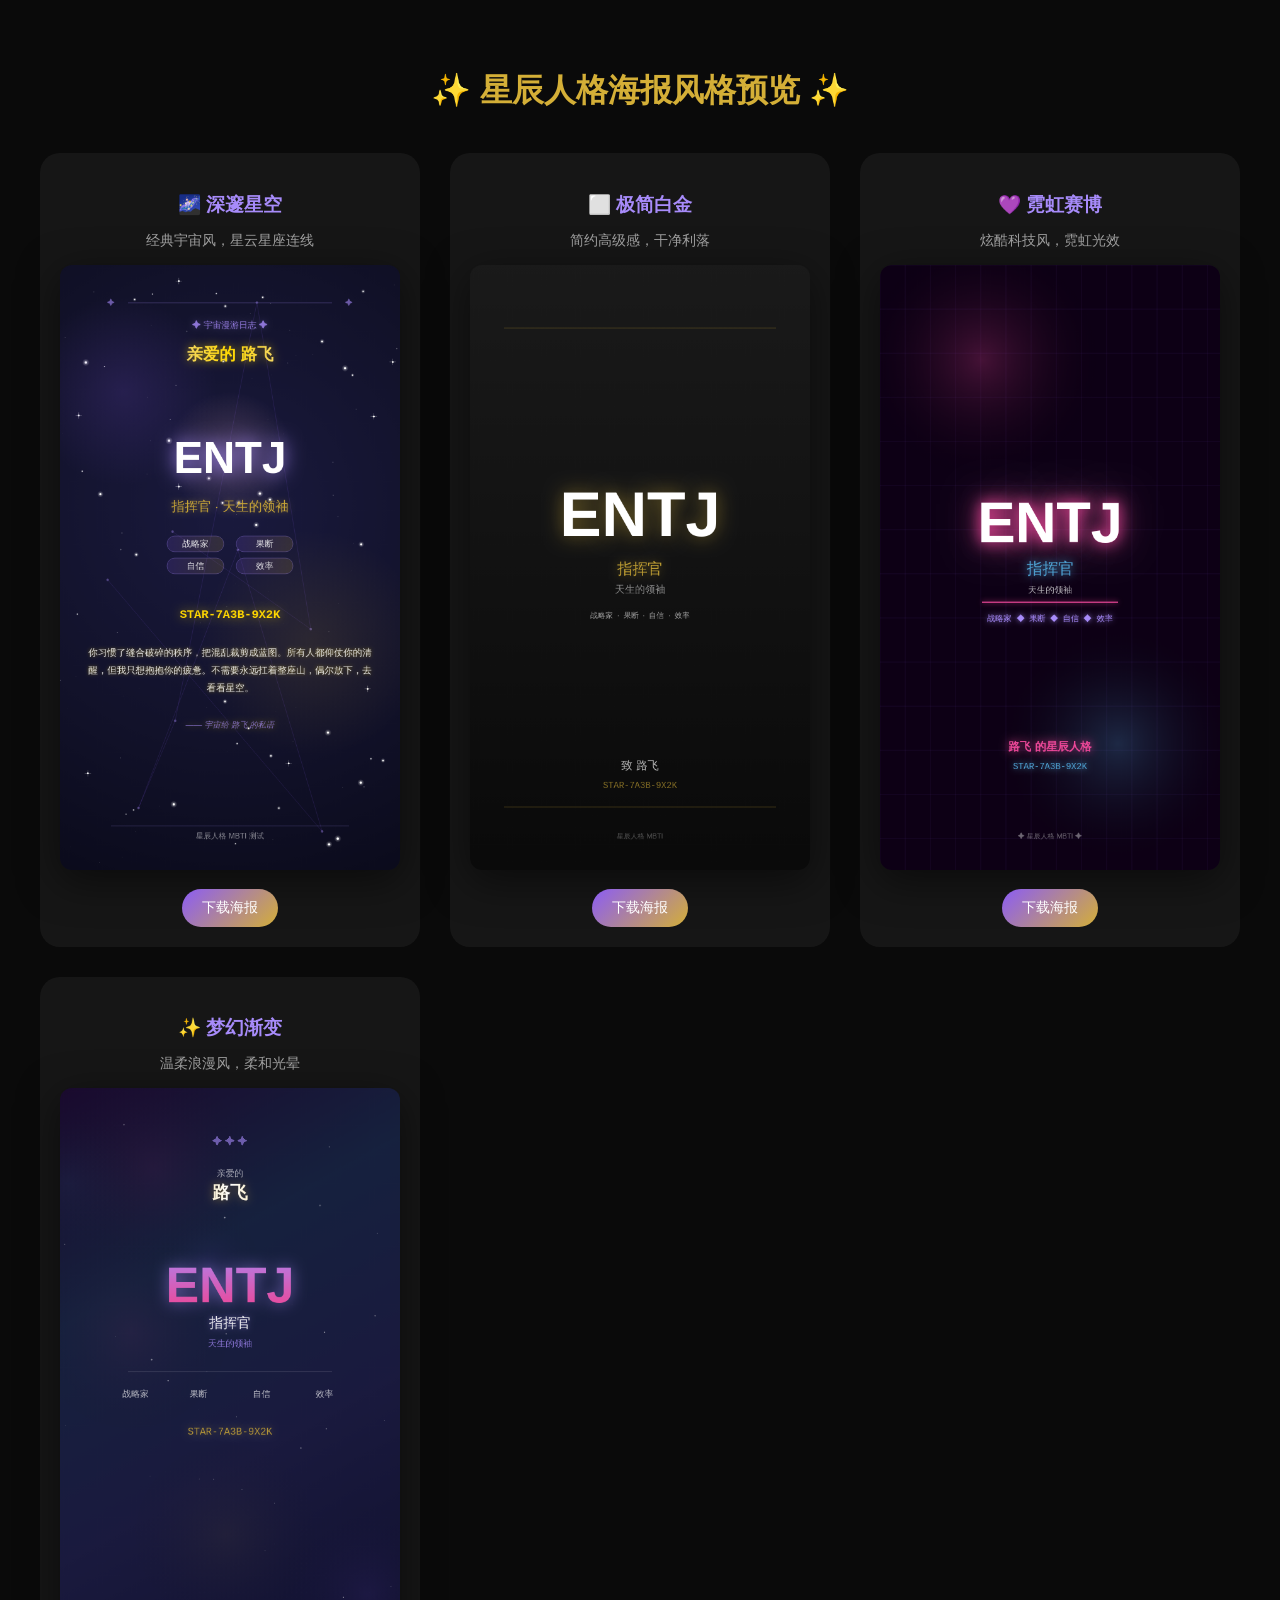
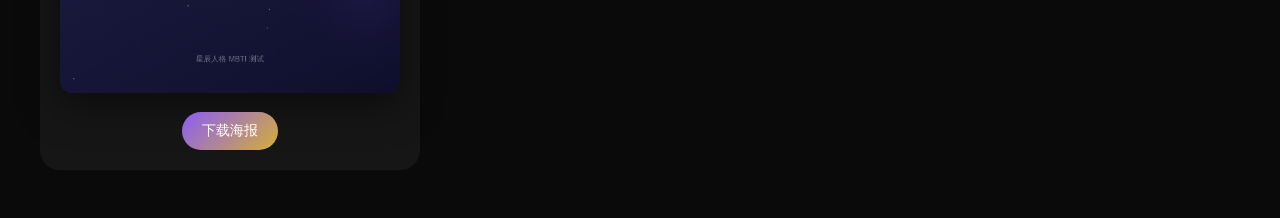
<file: poster-preview.html>
<!DOCTYPE html>
<html lang="zh-CN">
<head>
<meta charset="UTF-8">
<meta name="viewport" content="width=device-width, initial-scale=1.0">
<title>海报风格预览</title>
<style>
  body {
    background: #0a0a0a;
    color: #fff;
    font-family: sans-serif;
    padding: 40px 20px;
    text-align: center;
  }
  h1 { color: #d4af37; margin-bottom: 40px; }
  .poster-grid {
    display: grid;
    grid-template-columns: repeat(auto-fit, minmax(280px, 1fr));
    gap: 30px;
    max-width: 1200px;
    margin: 0 auto;
  }
  .poster-item {
    background: rgba(255,255,255,0.05);
    border-radius: 20px;
    padding: 20px;
  }
  .poster-item h3 { color: #a78bfa; margin-bottom: 10px; }
  .poster-item p { color: rgba(255,255,255,0.6); font-size: 14px; margin-bottom: 15px; }
  .poster-item canvas { 
    width: 100%; 
    height: auto; 
    border-radius: 12px;
    box-shadow: 0 10px 40px rgba(0,0,0,0.5);
  }
  .download-btn {
    margin-top: 15px;
    padding: 10px 20px;
    background: linear-gradient(135deg, #8b5cf6, #d4af37);
    border: none;
    border-radius: 20px;
    color: #fff;
    cursor: pointer;
    font-size: 14px;
  }
  .download-btn:hover { opacity: 0.9; }
</style>
</head>
<body>
<h1>✨ 星辰人格海报风格预览 ✨</h1>
<div class="poster-grid">
  <div class="poster-item">
    <h3>🌌 深邃星空</h3>
    <p>经典宇宙风，星云星座连线</p>
    <canvas id="cosmicCanvas" width="540" height="960"></canvas>
    <button class="download-btn" onclick="download('cosmicCanvas', '深邃星空风')">下载海报</button>
  </div>
  <div class="poster-item">
    <h3>⬜ 极简白金</h3>
    <p>简约高级感，干净利落</p>
    <canvas id="minimalCanvas" width="540" height="960"></canvas>
    <button class="download-btn" onclick="download('minimalCanvas', '极简白金风')">下载海报</button>
  </div>
  <div class="poster-item">
    <h3>💜 霓虹赛博</h3>
    <p>炫酷科技风，霓虹光效</p>
    <canvas id="neonCanvas" width="540" height="960"></canvas>
    <button class="download-btn" onclick="download('neonCanvas', '霓虹赛博风')">下载海报</button>
  </div>
  <div class="poster-item">
    <h3>✨ 梦幻渐变</h3>
    <p>温柔浪漫风，柔和光晕</p>
    <canvas id="dreamyCanvas" width="540" height="960"></canvas>
    <button class="download-btn" onclick="download('dreamyCanvas', '梦幻渐变风')">下载海报</button>
  </div>
</div>

<script>
const posterName = '路飞';
const currentType = 'ENTJ';
const currentData = {
  name: '指挥官',
  sub: '天生的领袖',
  traits: ['战略家', '果断', '自信', '效率']
};
const cosmicCode = 'STAR-7A3B-9X2K';

// ═══════════════════════════════════════════════════════════
// 海报风格1：深邃星空风
// ═══════════════════════════════════════════════════════════
function drawCosmicPoster(ctx, canvas, posterName) {
  const w = canvas.width;
  const h = canvas.height;
  
  // 深邃星空背景
  const bgGrad = ctx.createRadialGradient(w/2, h*0.4, 0, w/2, h*0.4, h);
  bgGrad.addColorStop(0, '#1a1a3e');
  bgGrad.addColorStop(0.4, '#12122a');
  bgGrad.addColorStop(0.7, '#0a0a1a');
  bgGrad.addColorStop(1, '#050510');
  ctx.fillStyle = bgGrad;
  ctx.fillRect(0, 0, w, h);
  
  // 星座连线
  ctx.strokeStyle = 'rgba(139,92,246,0.15)';
  ctx.lineWidth = 1;
  const constellationPoints = [];
  for (let i = 0; i < 8; i++) {
    constellationPoints.push({
      x: 50 + Math.random() * (w - 100),
      y: 50 + Math.random() * (h - 100)
    });
  }
  for (let i = 0; i < constellationPoints.length - 1; i++) {
    ctx.beginPath();
    ctx.moveTo(constellationPoints[i].x, constellationPoints[i].y);
    ctx.lineTo(constellationPoints[i+1].x, constellationPoints[i+1].y);
    ctx.stroke();
  }
  constellationPoints.forEach(p => {
    ctx.beginPath();
    ctx.arc(p.x, p.y, 2, 0, Math.PI * 2);
    ctx.fillStyle = 'rgba(167,139,250,0.4)';
    ctx.fill();
  });
  
  // 远景星星
  for (let i = 0; i < 80; i++) {
    const x = Math.random() * w;
    const y = Math.random() * h;
    const r = Math.random() * 1;
    ctx.beginPath();
    ctx.arc(x, y, r, 0, Math.PI * 2);
    ctx.fillStyle = `rgba(255,255,255,${Math.random() * 0.3 + 0.1})`;
    ctx.fill();
  }
  
  // 中景星星
  for (let i = 0; i < 40; i++) {
    const x = Math.random() * w;
    const y = Math.random() * h;
    const r = Math.random() * 1.5 + 0.5;
    const glowGrad = ctx.createRadialGradient(x, y, 0, x, y, r * 3);
    glowGrad.addColorStop(0, 'rgba(255,255,255,0.5)');
    glowGrad.addColorStop(1, 'rgba(255,255,255,0)');
    ctx.fillStyle = glowGrad;
    ctx.beginPath();
    ctx.arc(x, y, r * 3, 0, Math.PI * 2);
    ctx.fill();
    ctx.beginPath();
    ctx.arc(x, y, r, 0, Math.PI * 2);
    ctx.fillStyle = '#fff';
    ctx.fill();
  }
  
  // 近景亮星
  for (let i = 0; i < 8; i++) {
    const x = Math.random() * w;
    const y = Math.random() * h;
    ctx.strokeStyle = 'rgba(255,255,255,0.3)';
    ctx.lineWidth = 1;
    ctx.beginPath();
    ctx.moveTo(x - 5, y);
    ctx.lineTo(x + 5, y);
    ctx.moveTo(x, y - 5);
    ctx.lineTo(x, y + 5);
    ctx.stroke();
    ctx.beginPath();
    ctx.arc(x, y, 1.5, 0, Math.PI * 2);
    ctx.fillStyle = '#fff';
    ctx.fill();
  }
  
  // 星云
  const nebula1 = ctx.createRadialGradient(100, 200, 0, 100, 200, 150);
  nebula1.addColorStop(0, 'rgba(139,92,246,0.15)');
  nebula1.addColorStop(1, 'rgba(139,92,246,0)');
  ctx.fillStyle = nebula1;
  ctx.fillRect(0, 0, w, h);
  
  const nebula2 = ctx.createRadialGradient(400, 600, 0, 400, 600, 180);
  nebula2.addColorStop(0, 'rgba(212,175,55,0.12)');
  nebula2.addColorStop(1, 'rgba(212,175,55,0)');
  ctx.fillStyle = nebula2;
  ctx.fillRect(0, 0, w, h);
  
  // 顶部装饰线
  ctx.strokeStyle = 'rgba(167,139,250,0.3)';
  ctx.lineWidth = 1;
  ctx.beginPath();
  ctx.moveTo(w * 0.2, 60);
  ctx.lineTo(w * 0.8, 60);
  ctx.stroke();
  
  ctx.font = '12px sans-serif';
  ctx.textAlign = 'center';
  ctx.fillStyle = 'rgba(167,139,250,0.6)';
  ctx.fillText('✦', w * 0.15, 64);
  ctx.fillText('✦', w * 0.85, 64);
  
  // 副标题
  ctx.font = '14px sans-serif';
  ctx.fillStyle = 'rgba(167,139,250,0.8)';
  ctx.shadowColor = 'rgba(167,139,250,0.4)';
  ctx.shadowBlur = 10;
  ctx.fillText('✦ 宇宙漫游日志 ✦', w / 2, 100);
  
  // 名字
  const nameGrad = ctx.createLinearGradient(w/2 - 100, 0, w/2 + 100, 0);
  nameGrad.addColorStop(0, '#f0d78c');
  nameGrad.addColorStop(0.5, '#FFD700');
  nameGrad.addColorStop(1, '#f0d78c');
  ctx.fillStyle = nameGrad;
  ctx.font = 'bold 26px sans-serif';
  ctx.shadowColor = 'rgba(255,215,0,0.6)';
  ctx.shadowBlur = 15;
  ctx.fillText(`亲爱的 ${posterName}`, w / 2, 150);
  
  // 类型背景光晕
  const typeGlow = ctx.createRadialGradient(w/2, 300, 0, w/2, 300, 100);
  typeGlow.addColorStop(0, 'rgba(139,92,246,0.2)');
  typeGlow.addColorStop(1, 'rgba(139,92,246,0)');
  ctx.fillStyle = typeGlow;
  ctx.beginPath();
  ctx.arc(w/2, 300, 100, 0, Math.PI * 2);
  ctx.fill();
  
  // 类型代码
  ctx.font = 'bold 70px sans-serif';
  ctx.fillStyle = '#fff';
  ctx.shadowColor = 'rgba(167,139,250,1)';
  ctx.shadowBlur = 30;
  ctx.fillText(currentType, w / 2, 330);
  
  // 类型名称
  ctx.font = '21px sans-serif';
  ctx.fillStyle = 'rgba(212,175,55,0.9)';
  ctx.shadowColor = 'rgba(212,175,55,0.5)';
  ctx.shadowBlur = 10;
  ctx.fillText(currentData.name + ' · ' + currentData.sub, w / 2, 390);
  
  // 特质标签
  ctx.shadowBlur = 0;
  const traits = currentData.traits;
  const tagWidth = 90;
  const tagHeight = 25;
  const startX = w / 2 - tagWidth - 10;
  
  traits.forEach((trait, i) => {
    const col = i % 2;
    const row = Math.floor(i / 2);
    const x = startX + col * (tagWidth + 20);
    const y = 430 + row * (tagHeight + 10);
    
    const tagGrad = ctx.createLinearGradient(x, y, x + tagWidth, y);
    tagGrad.addColorStop(0, 'rgba(139,92,246,0.15)');
    tagGrad.addColorStop(1, 'rgba(212,175,55,0.15)');
    ctx.fillStyle = tagGrad;
    ctx.beginPath();
    ctx.roundRect(x, y, tagWidth, tagHeight, 12);
    ctx.fill();
    
    ctx.strokeStyle = 'rgba(167,139,250,0.3)';
    ctx.lineWidth = 1;
    ctx.stroke();
    
    ctx.font = '14px sans-serif';
    ctx.fillStyle = 'rgba(255,255,255,0.85)';
    ctx.textAlign = 'center';
    ctx.fillText(trait, x + tagWidth / 2, y + 17);
  });
  
  // 宇宙编码
  ctx.font = 'bold 19px "Courier New", monospace';
  ctx.fillStyle = '#FFD700';
  ctx.shadowColor = 'rgba(255,215,0,0.5)';
  ctx.shadowBlur = 15;
  ctx.fillText(cosmicCode, w / 2, 560);
  
  // 寄语
  const quote = '你习惯了缝合破碎的秩序，把混乱裁剪成蓝图。所有人都仰仗你的清醒，但我只想抱抱你的疲惫。不需要永远扛着整座山，偶尔放下，去看看星空。';
  ctx.font = '15px sans-serif';
  ctx.fillStyle = 'rgba(255,255,255,0.85)';
  ctx.shadowBlur = 5;
  
  const maxW = w - 80;
  const lines = [];
  let line = '';
  for (let i = 0; i < quote.length; i++) {
    const test = line + quote[i];
    if (ctx.measureText(test).width > maxW) {
      lines.push(line);
      line = quote[i];
    } else {
      line = test;
    }
  }
  lines.push(line);
  
  let quoteY = 620;
  lines.forEach(l => {
    ctx.fillText(l, w / 2, quoteY);
    quoteY += 28;
  });
  
  // 署名
  ctx.font = 'italic 13px sans-serif';
  ctx.fillStyle = 'rgba(167,139,250,0.7)';
  ctx.shadowBlur = 8;
  ctx.fillText(`—— 宇宙给 ${posterName} 的私语`, w / 2, quoteY + 30);
  
  // 底部
  ctx.strokeStyle = 'rgba(167,139,250,0.2)';
  ctx.lineWidth = 1;
  ctx.shadowBlur = 0;
  ctx.beginPath();
  ctx.moveTo(w * 0.15, h - 70);
  ctx.lineTo(w * 0.85, h - 70);
  ctx.stroke();
  
  ctx.font = '12px sans-serif';
  ctx.fillStyle = 'rgba(255,255,255,0.5)';
  ctx.fillText('星辰人格 MBTI 测试', w / 2, h - 50);
}

// ═══════════════════════════════════════════════════════════
// 海报风格2：极简白金风
// ═══════════════════════════════════════════════════════════
function drawMinimalPoster(ctx, canvas, posterName) {
  const w = canvas.width;
  const h = canvas.height;
  
  // 渐变背景
  const bgGrad = ctx.createLinearGradient(0, 0, 0, h);
  bgGrad.addColorStop(0, '#1a1a1a');
  bgGrad.addColorStop(1, '#0a0a0a');
  ctx.fillStyle = bgGrad;
  ctx.fillRect(0, 0, w, h);
  
  // 简约装饰线
  ctx.strokeStyle = 'rgba(212,175,55,0.3)';
  ctx.lineWidth = 1;
  ctx.beginPath();
  ctx.moveTo(w * 0.1, 100);
  ctx.lineTo(w * 0.9, 100);
  ctx.stroke();
  
  ctx.beginPath();
  ctx.moveTo(w * 0.1, h - 100);
  ctx.lineTo(w * 0.9, h - 100);
  ctx.stroke();
  
  // 类型代码
  ctx.font = 'bold 100px sans-serif';
  ctx.fillStyle = '#fff';
  ctx.textAlign = 'center';
  ctx.shadowColor = 'rgba(212,175,55,0.5)';
  ctx.shadowBlur = 30;
  ctx.fillText(currentType, w / 2, h / 2 - 50);
  
  // 类型名称
  ctx.font = '24px sans-serif';
  ctx.fillStyle = 'rgba(212,175,55,0.9)';
  ctx.shadowBlur = 15;
  ctx.fillText(currentData.name, w / 2, h / 2 + 10);
  
  // 副标题
  ctx.font = '16px sans-serif';
  ctx.fillStyle = 'rgba(255,255,255,0.5)';
  ctx.shadowBlur = 0;
  ctx.fillText(currentData.sub, w / 2, h / 2 + 40);
  
  // 名字
  ctx.font = '18px sans-serif';
  ctx.fillStyle = 'rgba(255,255,255,0.7)';
  ctx.fillText(`致 ${posterName}`, w / 2, h - 160);
  
  // 宇宙编码
  ctx.font = '14px "Courier New", monospace';
  ctx.fillStyle = 'rgba(212,175,55,0.6)';
  ctx.fillText(cosmicCode, w / 2, h - 130);
  
  // 特质
  ctx.font = '12px sans-serif';
  ctx.fillStyle = 'rgba(255,255,255,0.6)';
  const traitsText = currentData.traits.join('  ·  ');
  ctx.fillText(traitsText, w / 2, h / 2 + 80);
  
  // 底部
  ctx.font = '11px sans-serif';
  ctx.fillStyle = 'rgba(255,255,255,0.3)';
  ctx.fillText('星辰人格 MBTI', w / 2, h - 50);
}

// ═══════════════════════════════════════════════════════════
// 海报风格3：霓虹赛博风
// ═══════════════════════════════════════════════════════════
function drawNeonPoster(ctx, canvas, posterName) {
  const w = canvas.width;
  const h = canvas.height;
  
  // 深紫黑背景
  ctx.fillStyle = '#0d0015';
  ctx.fillRect(0, 0, w, h);
  
  // 霓虹网格线
  ctx.strokeStyle = 'rgba(139,92,246,0.1)';
  ctx.lineWidth = 1;
  for (let i = 0; i < 15; i++) {
    ctx.beginPath();
    ctx.moveTo(i * 40, 0);
    ctx.lineTo(i * 40, h);
    ctx.stroke();
    ctx.beginPath();
    ctx.moveTo(0, i * 70);
    ctx.lineTo(w, i * 70);
    ctx.stroke();
  }
  
  // 霓虹光晕
  const neonGlow1 = ctx.createRadialGradient(w * 0.3, 150, 0, w * 0.3, 150, 200);
  neonGlow1.addColorStop(0, 'rgba(236,72,153,0.25)');
  neonGlow1.addColorStop(1, 'transparent');
  ctx.fillStyle = neonGlow1;
  ctx.fillRect(0, 0, w, h);
  
  const neonGlow2 = ctx.createRadialGradient(w * 0.7, h - 200, 0, w * 0.7, h - 200, 200);
  neonGlow2.addColorStop(0, 'rgba(79,163,212,0.25)');
  neonGlow2.addColorStop(1, 'transparent');
  ctx.fillStyle = neonGlow2;
  ctx.fillRect(0, 0, w, h);
  
  // 类型代码 - 多层发光
  ctx.font = 'bold 90px sans-serif';
  ctx.textAlign = 'center';
  
  for (let i = 4; i > 0; i--) {
    ctx.fillStyle = `rgba(236,72,153,${0.1 * i})`;
    ctx.shadowColor = 'rgba(236,72,153,1)';
    ctx.shadowBlur = 15 * i;
    ctx.fillText(currentType, w / 2, h / 2 - 40);
  }
  ctx.fillStyle = '#fff';
  ctx.shadowBlur = 25;
  ctx.fillText(currentType, w / 2, h / 2 - 40);
  
  // 类型名称
  ctx.font = '25px sans-serif';
  ctx.fillStyle = '#4fa3d4';
  ctx.shadowColor = 'rgba(79,163,212,1)';
  ctx.shadowBlur = 15;
  ctx.fillText(currentData.name, w / 2, h / 2 + 10);
  
  // 副标题
  ctx.font = '14px sans-serif';
  ctx.fillStyle = 'rgba(255,255,255,0.7)';
  ctx.shadowBlur = 0;
  ctx.fillText(currentData.sub, w / 2, h / 2 + 40);
  
  // 装饰线
  ctx.strokeStyle = 'rgba(236,72,153,0.8)';
  ctx.lineWidth = 2;
  ctx.shadowColor = 'rgba(236,72,153,1)';
  ctx.shadowBlur = 8;
  ctx.beginPath();
  ctx.moveTo(w * 0.3, h / 2 + 55);
  ctx.lineTo(w * 0.7, h / 2 + 55);
  ctx.stroke();
  
  // 特质
  ctx.font = '13px sans-serif';
  ctx.fillStyle = 'rgba(167,139,250,1)';
  ctx.shadowColor = 'rgba(167,139,250,0.8)';
  ctx.shadowBlur = 10;
  const traitsText = currentData.traits.join('  ◆  ');
  ctx.fillText(traitsText, w / 2, h / 2 + 85);
  
  // 名字
  ctx.font = 'bold 18px sans-serif';
  ctx.fillStyle = '#ec4899';
  ctx.shadowColor = 'rgba(236,72,153,0.8)';
  ctx.shadowBlur = 15;
  ctx.fillText(`${posterName} 的星辰人格`, w / 2, h - 190);
  
  // 宇宙编码
  ctx.font = '14px "Courier New", monospace';
  ctx.fillStyle = '#4fa3d4';
  ctx.shadowColor = 'rgba(79,163,212,0.8)';
  ctx.shadowBlur = 10;
  ctx.fillText(cosmicCode, w / 2, h - 160);
  
  // 底部
  ctx.font = '11px sans-serif';
  ctx.fillStyle = 'rgba(255,255,255,0.4)';
  ctx.shadowBlur = 0;
  ctx.fillText('✦ 星辰人格 MBTI ✦', w / 2, h - 50);
}

// ═══════════════════════════════════════════════════════════
// 海报风格4：梦幻渐变风
// ═══════════════════════════════════════════════════════════
function drawDreamyPoster(ctx, canvas, posterName) {
  const w = canvas.width;
  const h = canvas.height;
  
  // 梦幻渐变背景
  const bgGrad = ctx.createLinearGradient(0, 0, w, h);
  bgGrad.addColorStop(0, '#1a0a2e');
  bgGrad.addColorStop(0.3, '#16213e');
  bgGrad.addColorStop(0.6, '#1a1a3e');
  bgGrad.addColorStop(1, '#0f0f2d');
  ctx.fillStyle = bgGrad;
  ctx.fillRect(0, 0, w, h);
  
  // 柔和光斑
  const colors = [
    'rgba(139,92,246,0.08)',
    'rgba(236,72,153,0.06)',
    'rgba(79,163,212,0.06)',
    'rgba(212,175,55,0.05)'
  ];
  for (let i = 0; i < 6; i++) {
    const x = Math.random() * w;
    const y = Math.random() * h;
    const r = 80 + Math.random() * 100;
    const glow = ctx.createRadialGradient(x, y, 0, x, y, r);
    glow.addColorStop(0, colors[i % 4]);
    glow.addColorStop(1, 'transparent');
    ctx.fillStyle = glow;
    ctx.beginPath();
    ctx.arc(x, y, r, 0, Math.PI * 2);
    ctx.fill();
  }
  
  // 散落的小星星
  for (let i = 0; i < 40; i++) {
    const x = Math.random() * w;
    const y = Math.random() * h;
    const r = Math.random() * 1.5;
    ctx.beginPath();
    ctx.arc(x, y, r, 0, Math.PI * 2);
    ctx.fillStyle = `rgba(255,255,255,${Math.random() * 0.4 + 0.2})`;
    ctx.fill();
  }
  
  // 顶部装饰
  ctx.font = '16px sans-serif';
  ctx.textAlign = 'center';
  ctx.fillStyle = 'rgba(167,139,250,0.6)';
  ctx.fillText('✦ ✦ ✦', w / 2, 90);
  
  // 名字问候
  ctx.font = '14px sans-serif';
  ctx.fillStyle = 'rgba(255,255,255,0.6)';
  ctx.fillText('亲爱的', w / 2, 140);
  
  const nameGrad = ctx.createLinearGradient(w/2 - 75, 0, w/2 + 75, 0);
  nameGrad.addColorStop(0, '#f0d78c');
  nameGrad.addColorStop(0.5, '#fff');
  nameGrad.addColorStop(1, '#f0d78c');
  ctx.fillStyle = nameGrad;
  ctx.font = 'bold 28px sans-serif';
  ctx.shadowColor = 'rgba(212,175,55,0.5)';
  ctx.shadowBlur = 15;
  ctx.fillText(posterName, w / 2, 175);
  
  // 类型代码
  ctx.font = 'bold 80px sans-serif';
  const typeGrad = ctx.createLinearGradient(0, 250, 0, 350);
  typeGrad.addColorStop(0, '#a78bfa');
  typeGrad.addColorStop(1, '#ec4899');
  ctx.fillStyle = typeGrad;
  ctx.shadowColor = 'rgba(167,139,250,0.6)';
  ctx.shadowBlur = 25;
  ctx.fillText(currentType, w / 2, 340);
  
  // 类型名称
  ctx.font = '22px sans-serif';
  ctx.fillStyle = 'rgba(255,255,255,0.9)';
  ctx.shadowBlur = 8;
  ctx.fillText(currentData.name, w / 2, 380);
  
  // 副标题
  ctx.font = '14px sans-serif';
  ctx.fillStyle = 'rgba(167,139,250,0.8)';
  ctx.shadowBlur = 0;
  ctx.fillText(currentData.sub, w / 2, 410);
  
  // 分隔线
  ctx.strokeStyle = 'rgba(255,255,255,0.2)';
  ctx.lineWidth = 1;
  ctx.beginPath();
  ctx.moveTo(w * 0.2, 450);
  ctx.lineTo(w * 0.8, 450);
  ctx.stroke();
  
  // 特质
  ctx.font = '14px sans-serif';
  ctx.fillStyle = 'rgba(255,255,255,0.7)';
  currentData.traits.forEach((trait, i) => {
    const x = w / 2 + (i - 1.5) * 100;
    ctx.fillText(trait, x, 490);
  });
  
  // 宇宙编码
  ctx.font = '16px "Courier New", monospace';
  ctx.fillStyle = 'rgba(212,175,55,0.8)';
  ctx.shadowColor = 'rgba(212,175,55,0.5)';
  ctx.shadowBlur = 12;
  ctx.fillText(cosmicCode, w / 2, 550);
  
  // 底部
  ctx.font = '12px sans-serif';
  ctx.fillStyle = 'rgba(255,255,255,0.4)';
  ctx.shadowBlur = 0;
  ctx.fillText('星辰人格 MBTI 测试', w / 2, h - 50);
}

// 下载函数
function download(canvasId, styleName) {
  const canvas = document.getElementById(canvasId);
  const link = document.createElement('a');
  link.download = `星辰人格_${styleName}.png`;
  link.href = canvas.toDataURL('image/png');
  link.click();
}

// 初始化绘制所有海报
window.onload = function() {
  // 深邃星空
  const cosmicCanvas = document.getElementById('cosmicCanvas');
  drawCosmicPoster(cosmicCanvas.getContext('2d'), cosmicCanvas, posterName);
  
  // 极简白金
  const minimalCanvas = document.getElementById('minimalCanvas');
  drawMinimalPoster(minimalCanvas.getContext('2d'), minimalCanvas, posterName);
  
  // 霓虹赛博
  const neonCanvas = document.getElementById('neonCanvas');
  drawNeonPoster(neonCanvas.getContext('2d'), neonCanvas, posterName);
  
  // 梦幻渐变
  const dreamyCanvas = document.getElementById('dreamyCanvas');
  drawDreamyPoster(dreamyCanvas.getContext('2d'), dreamyCanvas, posterName);
};
</script>
</body>
</html>
</file>
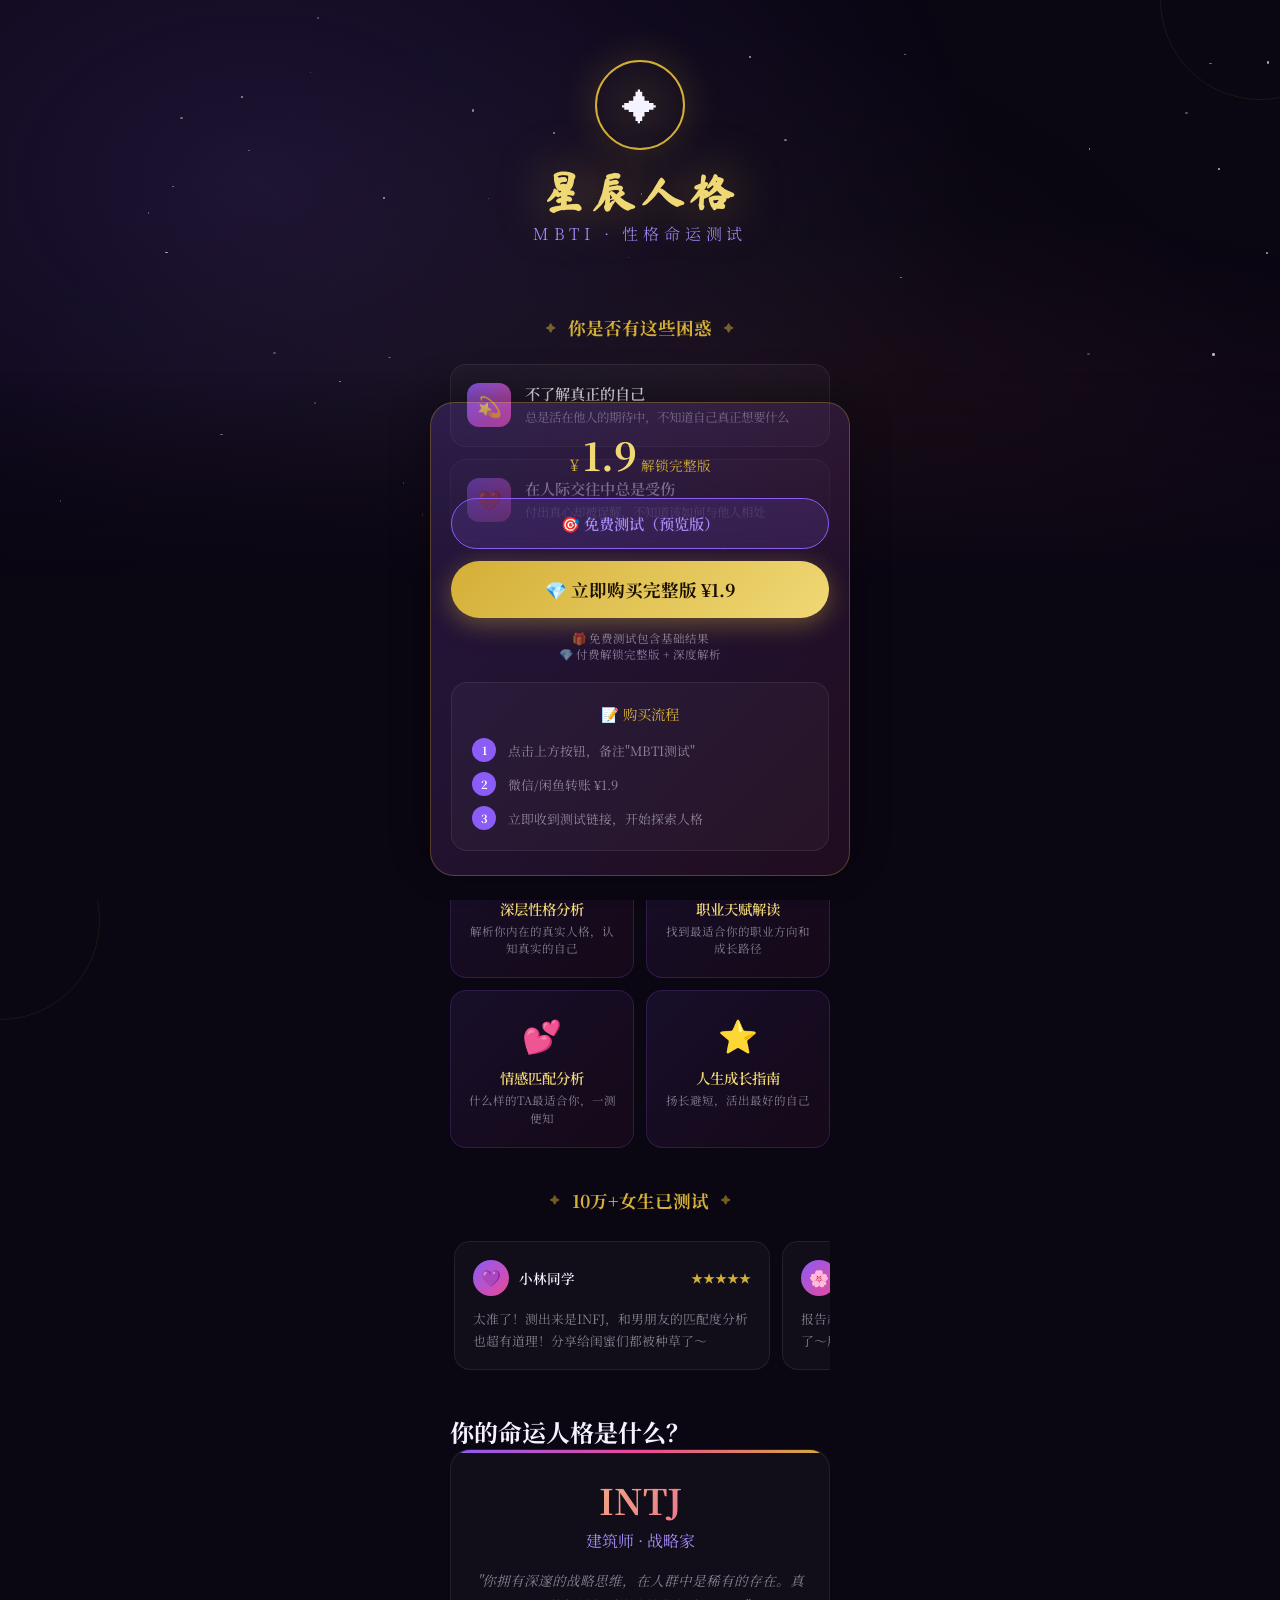
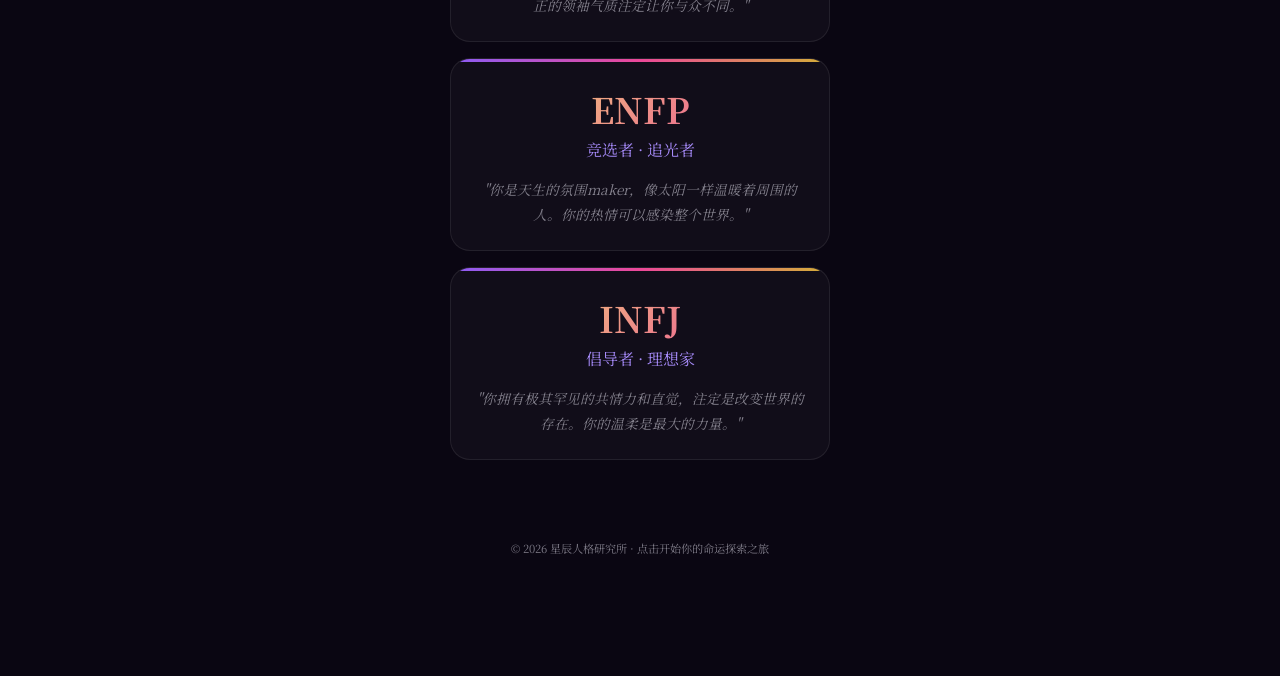
<file: sales.html>
<!DOCTYPE html>
<html lang="zh-CN">
<head>
<meta charset="UTF-8">
<meta name="viewport" content="width=device-width, initial-scale=1.0, maximum-scale=1.0, user-scalable=no">
<title>星辰人格 · MBTI 性格命运测试</title>
<meta name="description" content="97%准确率！从星辰轨迹中解锁你的真实人格，18-25岁女生必测">
<link rel="preconnect" href="https://fonts.googleapis.com">
<link href="https://fonts.googleapis.com/css2?family=Ma+Shan+Zheng&family=ZCOOL+XiaoWei&family=Noto+Serif+SC:wght@300;400;600;700&display=swap" rel="stylesheet">
<style>
  :root {
    --bg-deep: #0a0612;
    --bg-card: rgba(255,255,255,0.03);
    --gold: #d4af37;
    --gold-light: #f0d875;
    --purple: #8b5cf6;
    --purple-soft: #a78bfa;
    --pink: #ec4899;
    --text: #f5f3ff;
    --text-dim: rgba(245,243,255,0.5);
    --border: rgba(255,255,255,0.08);
  }

  * { margin:0; padding:0; box-sizing:border-box; -webkit-tap-highlight-color:transparent; }
  
  html { scroll-behavior: smooth; }
  
  body {
    background: var(--bg-deep);
    color: var(--text);
    font-family: 'Noto Serif SC', 'ZCOOL XiaoWei', serif;
    min-height: 100vh;
    overflow-x: hidden;
    position: relative;
  }

  /* ── Star Background ── */
  .stars {
    position: fixed; inset:0; z-index:0;
    background: 
      radial-gradient(ellipse at 20% 20%, rgba(139,92,246,0.15) 0%, transparent 50%),
      radial-gradient(ellipse at 80% 80%, rgba(236,72,153,0.1) 0%, transparent 50%),
      radial-gradient(ellipse at 50% 50%, rgba(212,175,55,0.05) 0%, transparent 70%);
  }
  .star {
    position: absolute;
    background: #fff;
    border-radius: 50%;
    animation: twinkle 3s ease-in-out infinite;
  }
  @keyframes twinkle {
    0%,100%{opacity: 0.3; transform: scale(1);}
    50%{opacity: 1; transform: scale(1.2);}
  }

  /* ── Main Container ── */
  .container {
    position: relative; z-index:1;
    max-width: 420px; margin: 0 auto;
    padding: 20px 20px 100px;
  }

  /* ═══════════════════════════
     HERO SECTION
  ═══════════════════════════ */
  .hero {
    text-align: center; padding: 40px 0 30px;
  }
  .logo {
    width: 90px; height: 90px;
    margin: 0 auto 20px;
    border: 2px solid var(--gold);
    border-radius: 50%;
    display: flex; align-items: center; justify-content: center;
    font-size: 36px;
    background: radial-gradient(circle, rgba(212,175,55,0.1), transparent);
    box-shadow: 0 0 40px rgba(212,175,55,0.2);
    animation: pulse-gold 3s ease-in-out infinite;
  }
  @keyframes pulse-gold {
    0%,100%{box-shadow: 0 0 30px rgba(212,175,55,0.2);}
    50%{box-shadow: 0 0 60px rgba(212,175,55,0.4);}
  }
  .hero h1 {
    font-family: 'Ma Shan Zheng', cursive;
    font-size: 2.8rem;
    color: var(--gold-light);
    text-shadow: 0 0 50px rgba(212,175,55,0.5);
    letter-spacing: 0.1em;
    margin-bottom: 8px;
  }
  .hero .subtitle {
    font-size: 1rem;
    color: var(--purple-soft);
    letter-spacing: 0.3em;
    font-weight: 300;
  }

  /* ═══════════════════════════
     PROBLEM / PAIN
  ═══════════════════════════ */
  .section { margin: 40px 0; }
  .section-title {
    font-size: 1.1rem;
    text-align: center;
    margin-bottom: 24px;
    color: var(--gold);
    display: flex; align-items: center; justify-content: center; gap: 12px;
  }
  .section-title::before, .section-title::after {
    content: '✦'; font-size: 0.6rem; opacity: 0.5;
  }

  .pain-cards {
    display: grid; gap: 12px;
  }
  .pain-card {
    background: var(--bg-card);
    border: 1px solid var(--border);
    border-radius: 16px; padding: 18px 16px;
    display: flex; align-items: flex-start; gap: 14px;
  }
  .pain-icon {
    width: 44px; height: 44px;
    background: linear-gradient(135deg, var(--purple), var(--pink));
    border-radius: 12px;
    display: flex; align-items: center; justify-content: center;
    font-size: 20px; flex-shrink: 0;
  }
  .pain-text h3 {
    font-size: 0.95rem; font-weight: 600; margin-bottom: 4px;
    color: var(--text);
  }
  .pain-text p {
    font-size: 0.78rem; color: var(--text-dim); line-height: 1.6;
  }

  /* ═══════════════════════════
     WHAT YOU GET
  ═══════════════════════════ */
  .benefit-grid {
    display: grid; grid-template-columns: 1fr 1fr; gap: 12px;
  }
  .benefit-card {
    background: linear-gradient(135deg, rgba(139,92,246,0.1), rgba(236,72,153,0.05));
    border: 1px solid rgba(139,92,246,0.2);
    border-radius: 16px; padding: 20px 14px;
    text-align: center;
  }
  .benefit-icon {
    font-size: 32px; margin-bottom: 10px;
  }
  .benefit-title {
    font-size: 0.9rem; font-weight: 600; margin-bottom: 4px;
    color: var(--gold-light);
  }
  .benefit-desc {
    font-size: 0.72rem; color: var(--text-dim); line-height: 1.5;
  }

  /* ═══════════════════════════
     SOCIAL PROOF
  ═══════════════════════════ */
  .proof-scroller {
    display: flex; gap: 12px; overflow-x: auto; padding: 4px;
    scroll-snap-type: x mandatory;
    -webkit-overflow-scrolling: touch;
  }
  .proof-scroller::-webkit-scrollbar { display: none; }
  .proof-card {
    flex: 0 0 85%;
    background: var(--bg-card);
    border: 1px solid var(--border);
    border-radius: 16px; padding: 18px;
    scroll-snap-align: center;
  }
  .proof-header {
    display: flex; align-items: center; gap: 10px; margin-bottom: 12px;
  }
  .proof-avatar {
    width: 36px; height: 36px;
    background: linear-gradient(135deg, var(--purple), var(--pink));
    border-radius: 50%;
    display: flex; align-items: center; justify-content: center;
    font-size: 16px;
  }
  .proof-name {
    font-size: 0.85rem; font-weight: 600;
  }
  .proof-stars { color: var(--gold); font-size: 0.75rem; margin-left: auto; }
  .proof-text {
    font-size: 0.8rem; color: var(--text-dim); line-height: 1.7;
  }

  /* ═══════════════════════════
     SAMPLE RESULTS
  ═══════════════════════════ */
  .sample-showcase {
    display: grid; gap: 16px;
  }
  .sample-card {
    background: var(--bg-card);
    border: 1px solid var(--border);
    border-radius: 20px; padding: 24px;
    text-align: center;
    position: relative;
    overflow: hidden;
  }
  .sample-card::before {
    content: '';
    position: absolute; top:0; left:0; right:0; height: 3px;
    background: linear-gradient(90deg, var(--purple), var(--pink), var(--gold));
  }
  .sample-type {
    font-size: 2.2rem;
    font-weight: 700;
    background: linear-gradient(135deg, var(--gold-light), var(--pink));
    -webkit-background-clip: text;
    -webkit-text-fill-color: transparent;
    background-clip: text;
    margin-bottom: 4px;
  }
  .sample-name {
    font-size: 1rem; color: var(--purple-soft); margin-bottom: 16px;
  }
  .sample-quote {
    font-size: 0.85rem;
    color: var(--text-dim);
    line-height: 1.8;
    font-style: italic;
  }

  /* ═══════════════════════════
     CTA SECTION
  ═══════════════════════════ */
  .cta-section {
    position: fixed; bottom: 0; left: 0; right: 0;
    background: linear-gradient(to top, var(--bg-deep) 60%, transparent);
    padding: 30px 20px 24px;
    z-index: 100;
  }
  .cta-box {
    max-width: 420px; margin: 0 auto;
    background: linear-gradient(135deg, rgba(139,92,246,0.2), rgba(236,72,153,0.1));
    border: 1px solid rgba(212,175,55,0.3);
    border-radius: 24px; padding: 24px 20px;
    text-align: center;
    box-shadow: 0 -10px 40px rgba(0,0,0,0.3);
  }
  .price-tag {
    display: inline-flex; align-items: baseline; gap: 4px;
    margin-bottom: 16px;
  }
  .price-currency { font-size: 1rem; color: var(--gold); }
  .price-amount { font-size: 2.4rem; font-weight: 700; color: var(--gold-light); }
  .price-unit { font-size: 0.85rem; color: var(--gold); }
  
  .buy-btn {
    width: 100%;
    background: linear-gradient(135deg, var(--gold), var(--gold-light));
    color: #1a1000;
    font-size: 1.1rem; font-weight: 700;
    border: none; border-radius: 50px;
    padding: 16px 32px;
    cursor: pointer;
    font-family: 'Noto Serif SC', serif;
    box-shadow: 0 6px 24px rgba(212,175,55,0.4);
    transition: all 0.3s;
  }
  .buy-btn:active { transform: scale(0.97); }
  
  .free-btn {
    display: block;
    width: 100%;
    background: rgba(139, 92, 246, 0.15);
    color: var(--purple-soft);
    font-size: 0.95rem; font-weight: 600;
    border: 1px solid var(--purple);
    border-radius: 50px;
    padding: 14px 32px;
    cursor: pointer;
    text-align: center;
    text-decoration: none;
    font-family: 'Noto Serif SC', serif;
    margin-bottom: 12px;
    transition: all 0.3s;
  }
  .free-btn:hover {
    background: rgba(139, 92, 246, 0.25);
    box-shadow: 0 4px 16px rgba(139, 92, 246, 0.3);
  }
  
  .cta-note {
    font-size: 0.72rem; color: var(--text-dim);
    margin-top: 12px;
  }

  /* ═══════════════════════════
     HOW TO BUY
  ═══════════════════════════ */
  .how-to {
    background: var(--bg-card);
    border: 1px solid var(--border);
    border-radius: 16px; padding: 20px;
    margin-top: 20px;
  }
  .how-to-title {
    font-size: 0.9rem; color: var(--gold);
    margin-bottom: 14px; text-align: center;
  }
  .how-to-steps {
    display: flex; flex-direction: column; gap: 10px;
  }
  .step {
    display: flex; align-items: center; gap: 12px;
    font-size: 0.8rem; color: var(--text-dim);
  }
  .step-num {
    width: 24px; height: 24px;
    background: var(--purple);
    border-radius: 50%;
    display: flex; align-items: center; justify-content: center;
    font-size: 0.7rem; font-weight: 700; color: #fff;
    flex-shrink: 0;
  }

  /* Footer */
  .footer {
    text-align: center; padding: 40px 0 20px;
    font-size: 0.7rem; color: var(--text-dim);
  }

  /* Decorative */
  .constellation {
    position: fixed; width: 200px; height: 200px;
    border: 1px solid rgba(212,175,55,0.1);
    border-radius: 50%;
    pointer-events: none; z-index: 0;
  }
  .c1 { top: -100px; right: -80px; }
  .c2 { bottom: -120px; left: -100px; }
</style>
</head>
<body>

<div class="stars" id="stars"></div>
<div class="constellation c1"></div>
<div class="constellation c2"></div>

<div class="container">

  <!-- HERO -->
  <section class="hero">
    <div class="logo">✦</div>
    <h1>星辰人格</h1>
    <p class="subtitle">MBTI · 性格命运测试</p>
  </section>

  <!-- PAIN -->
  <section class="section">
    <h2 class="section-title">你是否有这些困惑</h2>
    <div class="pain-cards">
      <div class="pain-card">
        <div class="pain-icon">💫</div>
        <div class="pain-text">
          <h3>不了解真正的自己</h3>
          <p>总是活在他人的期待中，不知道自己真正想要什么</p>
        </div>
      </div>
      <div class="pain-card">
        <div class="pain-icon">💔</div>
        <div class="pain-text">
          <h3>在人际交往中总是受伤</h3>
          <p>付出真心却被误解，不知道该如何与他人相处</p>
        </div>
      </div>
      <div class="pain-card">
        <div class="pain-icon">🎯</div>
        <div class="pain-text">
          <h3>职业方向迷茫</h3>
          <p>不知道适合什么工作，总是在选择中纠结徘徊</p>
        </div>
      </div>
      <div class="pain-card">
        <div class="pain-icon">🌹</div>
        <div class="pain-text">
          <h3>感情中总是遇到错的人</h3>
          <p>不知道什么样的伴侣真正适合自己</p>
        </div>
      </div>
    </div>
  </section>

  <!-- BENEFITS -->
  <section class="section">
    <h2 class="section-title">测试能告诉你什么</h2>
    <div class="benefit-grid">
      <div class="benefit-card">
        <div class="benefit-icon">🧠</div>
        <div class="benefit-title">深层性格分析</div>
        <div class="benefit-desc">解析你内在的真实人格，认知真实的自己</div>
      </div>
      <div class="benefit-card">
        <div class="benefit-icon">💼</div>
        <div class="benefit-title">职业天赋解读</div>
        <div class="benefit-desc">找到最适合你的职业方向和成长路径</div>
      </div>
      <div class="benefit-card">
        <div class="benefit-icon">💕</div>
        <div class="benefit-title">情感匹配分析</div>
        <div class="benefit-desc">什么样的TA最适合你，一测便知</div>
      </div>
      <div class="benefit-card">
        <div class="benefit-icon">⭐</div>
        <div class="benefit-title">人生成长指南</div>
        <div class="benefit-desc">扬长避短，活出最好的自己</div>
      </div>
    </div>
  </section>

  <!-- SOCIAL PROOF -->
  <section class="section">
    <h2 class="section-title">10万+女生已测试</h2>
    <div class="proof-scroller">
      <div class="proof-card">
        <div class="proof-header">
          <div class="proof-avatar">💜</div>
          <div class="proof-name">小林同学</div>
          <div class="proof-stars">★★★★★</div>
        </div>
        <p class="proof-text">太准了！测出来是INFJ，和男朋友的匹配度分析也超有道理！分享给闺蜜们都被种草了～</p>
      </div>
      <div class="proof-card">
        <div class="proof-header">
          <div class="proof-avatar">🌸</div>
          <div class="proof-name">小美酱</div>
          <div class="proof-stars">★★★★★</div>
        </div>
        <p class="proof-text">报告超级详细！还有专属的星座守护石，太浪漫了～朋友圈发出来好多人问在哪测的</p>
      </div>
      <div class="proof-card">
        <div class="proof-header">
          <div class="proof-avatar">✨</div>
          <div class="proof-name">糖糖</div>
          <div class="proof-stars">★★★★★</div>
        </div>
        <p class="proof-text">做完后终于知道自己为什么在职场总是内耗了...感谢这个测试，让我更了解自己</p>
      </div>
    </div>
  </section>

  <!-- SAMPLE -->
  <section class="section">
    <h2 class="sample-title">你的命运人格是什么？</h2>
    <div class="sample-showcase">
      <div class="sample-card">
        <div class="sample-type">INTJ</div>
        <div class="sample-name">建筑师 · 战略家</div>
        <p class="sample-quote">"你拥有深邃的战略思维，在人群中是稀有的存在。真正的领袖气质注定让你与众不同。"</p>
      </div>
      <div class="sample-card">
        <div class="sample-type">ENFP</div>
        <div class="sample-name">竞选者 · 追光者</div>
        <p class="sample-quote">"你是天生的氛围maker，像太阳一样温暖着周围的人。你的热情可以感染整个世界。"</p>
      </div>
      <div class="sample-card">
        <div class="sample-type">INFJ</div>
        <div class="sample-name">倡导者 · 理想家</div>
        <p class="sample-quote">"你拥有极其罕见的共情力和直觉，注定是改变世界的存在。你的温柔是最大的力量。"</p>
      </div>
    </div>
  </section>

  <div class="footer">
    <p>© 2026 星辰人格研究所 · 点击开始你的命运探索之旅</p>
  </div>

</div>

<!-- CTA -->
<div class="cta-section">
  <div class="cta-box">
    <div class="price-tag">
      <span class="price-currency">¥</span>
      <span class="price-amount">1.9</span>
      <span class="price-unit">解锁完整版</span>
    </div>
    <a href="test.html" class="free-btn">
      🎯 免费测试（预览版）
    </a>
    <button class="buy-btn" onclick="handleBuy()">
      💎 立即购买完整版 ¥1.9
    </button>
    <p class="cta-note">🎁 免费测试包含基础结果<br>💎 付费解锁完整版 + 深度解析</p>
    
    <div class="how-to">
      <div class="how-to-title">📝 购买流程</div>
      <div class="how-to-steps">
        <div class="step">
          <span class="step-num">1</span>
          <span>点击上方按钮，备注"MBTI测试"</span>
        </div>
        <div class="step">
          <span class="step-num">2</span>
          <span>微信/闲鱼转账 ¥1.9</span>
        </div>
        <div class="step">
          <span class="step-num">3</span>
          <span>立即收到测试链接，开始探索人格</span>
        </div>
      </div>
    </div>
  </div>
</div>

<script>
  // Stars animation
  (function(){
    const container = document.getElementById('stars');
    const count = 60;
    for(let i=0; i<count; i++){
      const star = document.createElement('div');
      star.className = 'star';
      star.style.cssText = `
        left: ${Math.random()*100}%;
        top: ${Math.random()*100}%;
        width: ${Math.random()*2+1}px;
        height: ${Math.random()*2+1}px;
        animation-delay: ${Math.random()*3}s;
        opacity: ${Math.random()*0.5+0.2};
      `;
      container.appendChild(star);
    }
  })();

  // Buy button handler
  function handleBuy(){
    const message = `【星辰人格 MBTI 测试】

💰 价格：¥1.9

📝 测试内容：
• 93道专业题目
• 16种人格深度解析
• 职业天赋分析
• 情感匹配建议
• 成长指南

━━━━━━━━━━━━━━━━

📦 购买方式：

【方式一：闲鱼】
闲鱼APP搜索"星辰人格MBTI"
拍下后自动发货

【方式二：微信】
加微信好友，转账¥1.9
秒发测试链接

━━━━━━━━━━━━━━━━

💬 付款后联系发送测试链接
验证通过后立即解锁完整版`;

    // Try to copy to clipboard
    if(navigator.clipboard){
      navigator.clipboard.writeText(message).then(()=>{
        alert('📋 购买方式已复制到剪贴板！\n\n请打开闲鱼APP搜索"星辰人格MBTI"或添加微信好友购买～');
      }).catch(()=>{
        alert(message);
      });
    } else {
      alert(message);
    }
  }
</script>
</body>
</html>
</file>
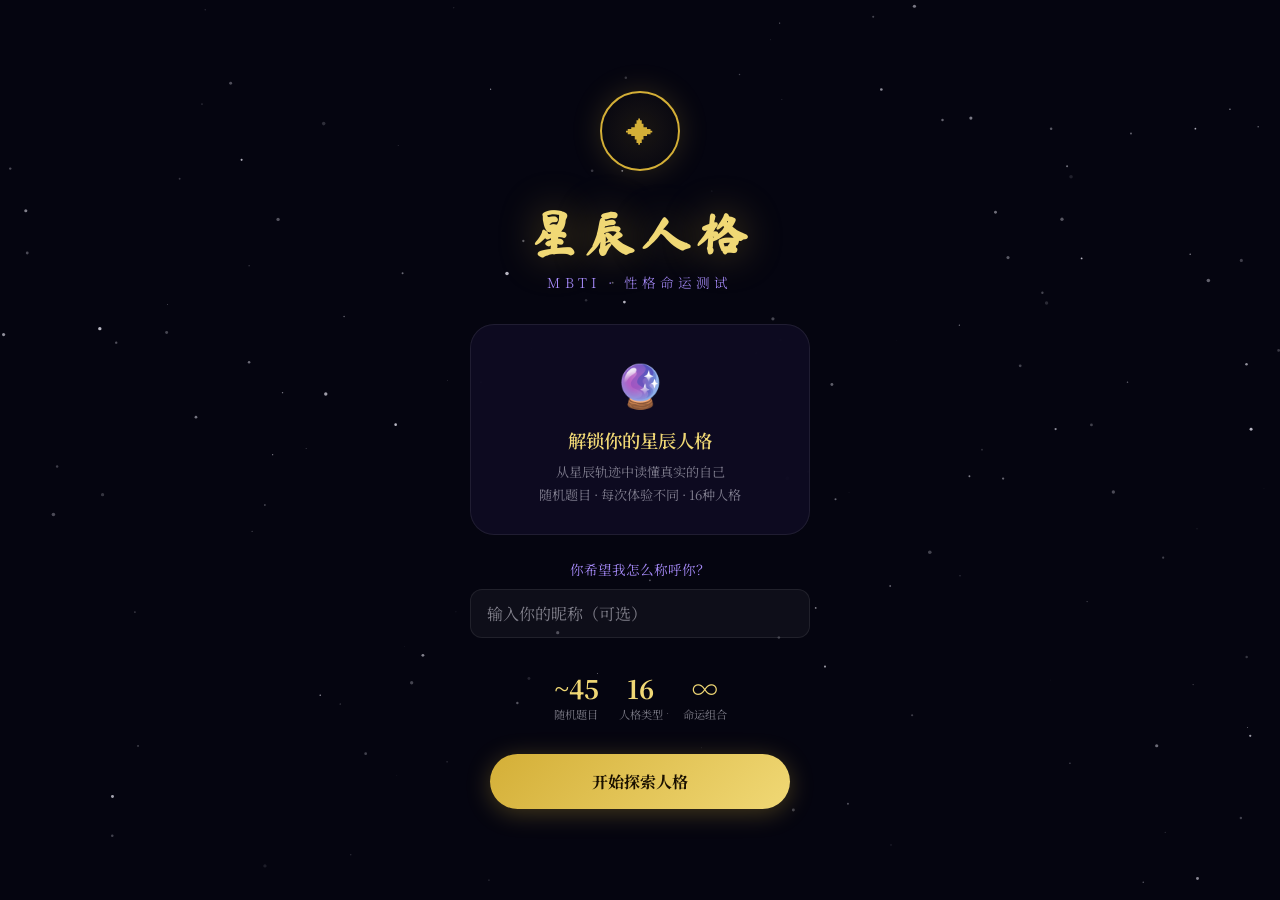
<file: test.html>
<!DOCTYPE html>
<html lang="zh-CN">
<head>
<meta charset="UTF-8">
<meta name="viewport" content="width=device-width, initial-scale=1.0, maximum-scale=1.0, user-scalable=no">
<title>星辰人格 · MBTI 性格命运测试</title>
<link rel="preconnect" href="https://fonts.googleapis.com">
<link href="https://fonts.googleapis.com/css2?family=Ma+Shan+Zheng&family=Noto+Serif+SC:wght@300;400;600;700&display=swap" rel="stylesheet">
<style>
  :root {
    --bg: #050510;
    --surface: rgba(255,255,255,0.04);
    --surface2: rgba(255,255,255,0.08);
    --gold: #d4af37;
    --gold-light: #f0d875;
    --gold-glow: rgba(212,175,55,0.6);
    --purple: #8b5cf6;
    --purple-soft: #a78bfa;
    --pink: #ec4899;
    --blue: #4fa3d4;
    --teal: #4ecdc4;
    --text: #f5f3ff;
    --text-dim: rgba(245,243,255,0.5);
    --border: rgba(255,255,255,0.08);
    --card: rgba(15,12,35,0.9);
  }

  * { margin:0; padding:0; box-sizing:border-box; -webkit-tap-highlight-color:transparent; }
  
  body {
    background: var(--bg);
    color: var(--text);
    font-family: 'Noto Serif SC', serif;
    min-height: 100dvh;
    overflow-x: hidden;
    position: relative;
  }

  /* Stars Canvas */
  #stars { position:fixed; inset:0; z-index:0; pointer-events:none; }
  
  .app { position:relative; z-index:1; min-height:100dvh; }

  .screen { display:none; min-height:100dvh; padding: 20px 20px 40px; }
  .screen.active { display:flex; flex-direction:column; animation:fadeIn .5s ease; }
  
  @keyframes fadeIn { from{opacity:0;transform:translateY(12px)} to{opacity:1;transform:none} }

  /* ═════════════════════
     INTRO SCREEN
  ═════════════════════ */
  .intro { align-items:center; justify-content:center; text-align:center; gap:32px; padding-top:40px; }
  
  .logo-mark {
    width:80px; height:80px; border:2px solid var(--gold);
    border-radius:50%; display:flex; align-items:center; justify-content:center;
    font-size:28px; color:var(--gold);
    background: radial-gradient(circle, rgba(212,175,55,0.1), transparent);
    box-shadow: 0 0 30px rgba(212,175,55,.2);
    animation: pulse-gold 3s ease-in-out infinite;
  }
  @keyframes pulse-gold {
    0%,100%{box-shadow:0 0 20px rgba(212,175,55,.2)}
    50%{box-shadow:0 0 50px rgba(212,175,55,.4)}
  }
  
  .title-block h1 {
    font-family: 'Ma Shan Zheng', cursive;
    font-size: clamp(2.2rem, 10vw, 3.2rem);
    color: var(--gold-light);
    text-shadow: 0 0 40px rgba(212,175,55,.4);
    letter-spacing: .1em;
    line-height:1.2;
  }
  .title-block .subtitle {
    margin-top:8px; font-size:.85rem; color:var(--purple-soft);
    letter-spacing:.3em; font-weight:300;
  }

  .intro-card {
    width:100%; max-width:340px;
    background: var(--card);
    border: 1px solid var(--border);
    border-radius:24px; padding: 28px 24px;
    backdrop-filter: blur(20px);
  }
  .intro-icon { font-size:42px; margin-bottom:14px; }
  .intro-title { font-size:1.15rem; font-weight:600; margin-bottom:8px; color:var(--gold-light); }
  .intro-desc { font-size:.82rem; color:var(--text-dim); line-height:1.7; }

  /* 名字输入区 */
  .name-input-section {
    width:100%; max-width:340px;
    margin-top:-8px;
  }
  .name-input-label {
    font-size:.85rem; color:var(--purple-soft); margin-bottom:10px;
  }
  .name-input-row {
    display:flex; gap:10px;
  }
  .name-input {
    flex:1; padding:12px 16px; border-radius:12px;
    border:1px solid var(--border); background:var(--surface);
    color:var(--text); font-size:1rem; font-family:'Noto Serif SC', serif;
    outline:none; transition:border-color .2s;
  }
  .name-input:focus { border-color:var(--purple); }
  .name-input::placeholder { color:var(--text-dim); }

  .test-info {
    display:flex; justify-content:center; gap:20px; flex-wrap:wrap;
  }
  .info-item { text-align:center; }
  .info-num { font-size:1.6rem; font-weight:700; color:var(--gold-light); }
  .info-label { font-size:.7rem; color:var(--text-dim); }

  .start-btn {
    width:100%; max-width:300px;
    background: linear-gradient(135deg, var(--gold), var(--gold-light));
    color:#1a1000; font-weight:700; font-size:1rem;
    border:none; border-radius:50px; padding:16px 40px;
    cursor:pointer; transition: all .3s;
    font-family: 'Noto Serif SC', serif;
    box-shadow: 0 4px 24px rgba(212,175,55,.3);
  }
  .start-btn:active { transform:scale(.97); }

  /* ═════════════════════
     LOADING SCREEN - 命运感加载
  ═════════════════════ */
  .loading {
    align-items:center; justify-content:center; text-align:center;
    gap:20px;
  }
  .loading-orbit {
    width:120px; height:120px;
    position:relative;
    animation: orbit-spin 20s linear infinite;
  }
  @keyframes orbit-spin {
    from{transform:rotate(0deg)}
    to{transform:rotate(360deg)}
  }
  .loading-core {
    position:absolute; top:50%; left:50%;
    transform:translate(-50%, -50%);
    width:40px; height:40px;
    background: radial-gradient(circle, var(--gold-light), var(--gold));
    border-radius:50%;
    box-shadow: 0 0 30px var(--gold-glow);
  }
  .loading-ring {
    position:absolute; inset:0;
    border:1px solid rgba(212,175,55,0.3);
    border-radius:50%;
  }
  .loading-dot {
    position:absolute; top:-4px; left:50%;
    width:8px; height:8px;
    background:var(--gold);
    border-radius:50%;
    box-shadow: 0 0 12px var(--gold-glow);
  }
  .loading-text {
    font-size:1.1rem; color:var(--gold-light);
    text-shadow: 0 0 20px rgba(212,175,55,0.5);
    min-height:1.5em;
  }
  .loading-sub {
    font-size:.8rem; color:var(--text-dim); margin-top:8px;
  }

  /* ═════════════════════
     QUIZ SCREEN
  ═════════════════════ */
  
  /* ═════════════════════
     答题页宇宙氛围元素 - 全面增强
  ═════════════════════ */
  
  /* 深空背景 */
  .deep-space-bg {
    position: absolute;
    inset: 0;
    background: 
      radial-gradient(ellipse at 20% 30%, rgba(139,92,246,0.08) 0%, transparent 50%),
      radial-gradient(ellipse at 80% 70%, rgba(79,163,212,0.06) 0%, transparent 50%),
      radial-gradient(ellipse at 50% 50%, rgba(212,175,55,0.04) 0%, transparent 60%);
    pointer-events: none;
    z-index: 0;
  }
  
  /* 星尘粒子层 - 20颗 */
  .stardust-layer {
    position: absolute;
    inset: 0;
    pointer-events: none;
    overflow: hidden;
    z-index: 1;
  }
  
  .stardust {
    position: absolute;
    width: 2px;
    height: 2px;
    background: rgba(255, 255, 255, 0.7);
    border-radius: 50%;
    box-shadow: 0 0 6px rgba(255, 255, 255, 0.5);
    animation: float-up 18s linear infinite;
    opacity: 0;
  }
  
  .stardust:nth-child(1) { left: 5%; animation-delay: 0s; animation-duration: 15s; }
  .stardust:nth-child(2) { left: 12%; animation-delay: 1.5s; animation-duration: 17s; }
  .stardust:nth-child(3) { left: 20%; animation-delay: 3s; animation-duration: 16s; }
  .stardust:nth-child(4) { left: 28%; animation-delay: 0.8s; animation-duration: 18s; }
  .stardust:nth-child(5) { left: 35%; animation-delay: 2.2s; animation-duration: 14s; }
  .stardust:nth-child(6) { left: 42%; animation-delay: 4s; animation-duration: 19s; }
  .stardust:nth-child(7) { left: 50%; animation-delay: 1s; animation-duration: 15s; }
  .stardust:nth-child(8) { left: 58%; animation-delay: 2.5s; animation-duration: 17s; }
  .stardust:nth-child(9) { left: 65%; animation-delay: 0.5s; animation-duration: 16s; }
  .stardust:nth-child(10) { left: 72%; animation-delay: 3.5s; animation-duration: 18s; }
  .stardust:nth-child(11) { left: 8%; animation-delay: 2s; animation-duration: 15s; }
  .stardust:nth-child(12) { left: 18%; animation-delay: 4.5s; animation-duration: 17s; }
  .stardust:nth-child(13) { left: 32%; animation-delay: 1.2s; animation-duration: 16s; }
  .stardust:nth-child(14) { left: 48%; animation-delay: 3.8s; animation-duration: 18s; }
  .stardust:nth-child(15) { left: 55%; animation-delay: 0.3s; animation-duration: 14s; }
  .stardust:nth-child(16) { left: 62%; animation-delay: 2.8s; animation-duration: 19s; }
  .stardust:nth-child(17) { left: 75%; animation-delay: 1.8s; animation-duration: 15s; }
  .stardust:nth-child(18) { left: 82%; animation-delay: 4.2s; animation-duration: 17s; }
  .stardust:nth-child(19) { left: 88%; animation-delay: 0.6s; animation-duration: 16s; }
  .stardust:nth-child(20) { left: 95%; animation-delay: 3.2s; animation-duration: 18s; }
  
  @keyframes float-up {
    0% {
      bottom: -10px;
      opacity: 0;
      transform: translateX(0) scale(0.5);
    }
    5% { opacity: 0.9; transform: scale(1); }
    90% { opacity: 0.7; }
    100% {
      bottom: 105%;
      opacity: 0;
      transform: translateX(30px) scale(0.8);
    }
  }
  
  /* 流星 - 5条 */
  .meteor-layer {
    position: absolute;
    inset: 0;
    pointer-events: none;
    overflow: hidden;
    z-index: 2;
  }
  
  .meteor {
    position: absolute;
    width: 100px;
    height: 2px;
    background: linear-gradient(90deg, rgba(255,255,255,0), rgba(255,255,255,0.9), rgba(167,139,250,0.6));
    border-radius: 50%;
    transform: rotate(-45deg);
    animation: meteor-fall 8s ease-in-out infinite;
    opacity: 0;
    filter: blur(0.5px);
  }
  
  .meteor:nth-child(1) {
    top: 5%;
    left: 60%;
    animation-delay: 0s;
  }
  
  .meteor:nth-child(2) {
    top: 25%;
    left: 10%;
    animation-delay: 2s;
  }
  
  .meteor:nth-child(3) {
    top: 50%;
    left: 75%;
    animation-delay: 4s;
  }
  
  .meteor:nth-child(4) {
    top: 70%;
    left: 30%;
    animation-delay: 6s;
  }
  
  .meteor:nth-child(5) {
    top: 15%;
    left: 85%;
    animation-delay: 1s;
  }
  
  @keyframes meteor-fall {
    0% {
      opacity: 0;
      transform: rotate(-45deg) translateX(0);
    }
    3% { opacity: 1; }
    10% {
      opacity: 0;
      transform: rotate(-45deg) translateX(-300px);
    }
    100% { opacity: 0; }
  }
  
  /* 星云光晕 - 5团 */
  .nebula-layer {
    position: absolute;
    inset: 0;
    pointer-events: none;
    overflow: hidden;
    z-index: 0;
  }
  
  .nebula {
    position: absolute;
    border-radius: 50%;
    filter: blur(80px);
    animation: nebula-drift 25s ease-in-out infinite;
    opacity: 0.12;
  }
  
  .nebula.purple {
    width: 250px;
    height: 250px;
    background: radial-gradient(circle, rgba(139,92,246,0.5), transparent 70%);
    top: 10%;
    left: -80px;
  }
  
  .nebula.blue {
    width: 300px;
    height: 300px;
    background: radial-gradient(circle, rgba(79,163,212,0.4), transparent 70%);
    bottom: 5%;
    right: -100px;
    animation-delay: -12s;
  }
  
  .nebula.gold {
    width: 220px;
    height: 220px;
    background: radial-gradient(circle, rgba(212,175,55,0.35), transparent 70%);
    top: 50%;
    left: 10%;
    animation-delay: -6s;
  }
  
  .nebula.pink {
    width: 200px;
    height: 200px;
    background: radial-gradient(circle, rgba(236,72,153,0.3), transparent 70%);
    top: 30%;
    right: 5%;
    animation-delay: -18s;
  }
  
  .nebula.teal {
    width: 180px;
    height: 180px;
    background: radial-gradient(circle, rgba(78,205,196,0.25), transparent 70%);
    bottom: 30%;
    left: 50%;
    animation-delay: -3s;
  }
  
  @keyframes nebula-drift {
    0%, 100% { transform: translate(0, 0) scale(1); opacity: 0.12; }
    25% { transform: translate(40px, -30px) scale(1.15); opacity: 0.15; }
    50% { transform: translate(-30px, 20px) scale(0.9); opacity: 0.1; }
    75% { transform: translate(20px, 40px) scale(1.1); opacity: 0.13; }
  }
  
  /* 闪烁星星矩阵 - 30颗 */
  .twinkling-stars {
    position: absolute;
    inset: 0;
    pointer-events: none;
    z-index: 1;
  }
  
  .twinkle-star {
    position: absolute;
    width: 3px;
    height: 3px;
    background: #fff;
    border-radius: 50%;
    animation: twinkle 3s ease-in-out infinite;
  }
  
  .twinkle-star:nth-child(1) { top: 5%; left: 10%; animation-delay: 0s; animation-duration: 2.5s; }
  .twinkle-star:nth-child(2) { top: 8%; left: 25%; animation-delay: 0.3s; animation-duration: 3s; }
  .twinkle-star:nth-child(3) { top: 12%; left: 45%; animation-delay: 0.6s; animation-duration: 2.8s; }
  .twinkle-star:nth-child(4) { top: 6%; left: 70%; animation-delay: 0.9s; animation-duration: 3.2s; }
  .twinkle-star:nth-child(5) { top: 15%; left: 85%; animation-delay: 1.2s; animation-duration: 2.6s; }
  .twinkle-star:nth-child(6) { top: 20%; left: 5%; animation-delay: 0.2s; animation-duration: 3.1s; }
  .twinkle-star:nth-child(7) { top: 25%; left: 30%; animation-delay: 0.5s; animation-duration: 2.7s; }
  .twinkle-star:nth-child(8) { top: 22%; left: 55%; animation-delay: 0.8s; animation-duration: 2.9s; }
  .twinkle-star:nth-child(9) { top: 28%; left: 78%; animation-delay: 1.1s; animation-duration: 3.3s; }
  .twinkle-star:nth-child(10) { top: 18%; left: 92%; animation-delay: 1.4s; animation-duration: 2.4s; }
  .twinkle-star:nth-child(11) { top: 35%; left: 12%; animation-delay: 0.1s; animation-duration: 3s; }
  .twinkle-star:nth-child(12) { top: 40%; left: 38%; animation-delay: 0.4s; animation-duration: 2.8s; }
  .twinkle-star:nth-child(13) { top: 38%; left: 62%; animation-delay: 0.7s; animation-duration: 3.1s; }
  .twinkle-star:nth-child(14) { top: 42%; left: 88%; animation-delay: 1s; animation-duration: 2.5s; }
  .twinkle-star:nth-child(15) { top: 48%; left: 8%; animation-delay: 1.3s; animation-duration: 2.9s; }
  .twinkle-star:nth-child(16) { top: 52%; left: 22%; animation-delay: 0.15s; animation-duration: 3.2s; }
  .twinkle-star:nth-child(17) { top: 55%; left: 48%; animation-delay: 0.45s; animation-duration: 2.6s; }
  .twinkle-star:nth-child(18) { top: 50%; left: 72%; animation-delay: 0.75s; animation-duration: 3s; }
  .twinkle-star:nth-child(19) { top: 58%; left: 95%; animation-delay: 1.05s; animation-duration: 2.7s; }
  .twinkle-star:nth-child(20) { top: 62%; left: 3%; animation-delay: 1.35s; animation-duration: 2.8s; }
  .twinkle-star:nth-child(21) { top: 68%; left: 28%; animation-delay: 0.25s; animation-duration: 3.1s; }
  .twinkle-star:nth-child(22) { top: 72%; left: 52%; animation-delay: 0.55s; animation-duration: 2.5s; }
  .twinkle-star:nth-child(23) { top: 70%; left: 75%; animation-delay: 0.85s; animation-duration: 2.9s; }
  .twinkle-star:nth-child(24) { top: 75%; left: 90%; animation-delay: 1.15s; animation-duration: 3.3s; }
  .twinkle-star:nth-child(25) { top: 80%; left: 15%; animation-delay: 0.35s; animation-duration: 2.6s; }
  .twinkle-star:nth-child(26) { top: 85%; left: 40%; animation-delay: 0.65s; animation-duration: 3s; }
  .twinkle-star:nth-child(27) { top: 82%; left: 65%; animation-delay: 0.95s; animation-duration: 2.8s; }
  .twinkle-star:nth-child(28) { top: 88%; left: 82%; animation-delay: 1.25s; animation-duration: 3.2s; }
  .twinkle-star:nth-child(29) { top: 92%; left: 55%; animation-delay: 0.5s; animation-duration: 2.7s; }
  .twinkle-star:nth-child(30) { top: 95%; left: 35%; animation-delay: 1.45s; animation-duration: 2.9s; }
  
  @keyframes twinkle {
    0%, 100% { 
      opacity: 0.2;
      transform: scale(0.8);
      box-shadow: 0 0 4px rgba(255,255,255,0.3);
    }
    50% { 
      opacity: 1;
      transform: scale(1.2);
      box-shadow: 0 0 8px rgba(255,255,255,0.8);
    }
  }
  
  /* 星座连线 */
  .constellation-bg {
    position: absolute;
    inset: 0;
    pointer-events: none;
    z-index: 1;
    opacity: 0.6;
  }
  
  .constellation-bg svg {
    width: 100%;
    height: 100%;
  }
  
  /* 漂浮宇宙元素 - 8个 */
  .floating-elements {
    position: absolute;
    inset: 0;
    pointer-events: none;
    overflow: hidden;
    z-index: 3;
  }
  
  .floating-cosmos {
    position: absolute;
    font-size: 1.3rem;
    opacity: 0.25;
    animation: float-cosmos 15s ease-in-out infinite;
    filter: drop-shadow(0 0 10px rgba(255,255,255,0.3));
  }
  
  .floating-cosmos:nth-child(1) { top: 8%; left: 6%; animation-delay: 0s; }
  .floating-cosmos:nth-child(2) { top: 20%; right: 8%; animation-delay: -3s; }
  .floating-cosmos:nth-child(3) { top: 40%; left: 4%; animation-delay: -6s; }
  .floating-cosmos:nth-child(4) { top: 55%; right: 6%; animation-delay: -9s; }
  .floating-cosmos:nth-child(5) { top: 70%; left: 8%; animation-delay: -12s; }
  .floating-cosmos:nth-child(6) { top: 85%; right: 10%; animation-delay: -2s; }
  .floating-cosmos:nth-child(7) { top: 30%; left: 90%; animation-delay: -5s; }
  .floating-cosmos:nth-child(8) { top: 65%; left: 85%; animation-delay: -8s; }
  
  @keyframes float-cosmos {
    0%, 100% { 
      transform: translateY(0) rotate(0deg); 
      opacity: 0.2;
    }
    50% { 
      transform: translateY(-20px) rotate(15deg); 
      opacity: 0.35;
    }
  }
  
  /* 问题文字星光环绕效果 */
  .question-text {
    position: relative;
  }
  
  .question-text::before {
    content: '';
    position: absolute;
    top: -15px;
    left: 50%;
    transform: translateX(-50%);
    width: 60%;
    height: 2px;
    background: linear-gradient(90deg, transparent, rgba(167,139,250,0.3), transparent);
    animation: shimmer 3s ease-in-out infinite;
  }
  
  @keyframes shimmer {
    0%, 100% { opacity: 0.3; width: 60%; }
    50% { opacity: 0.6; width: 70%; }
  }
  
  .quiz { padding-top:16px; gap:0; }
  
  .quiz-header {
    display:flex; align-items:center; justify-content:space-between;
    margin-bottom:6px;
  }
  .quiz-dim { font-size:.72rem; color:var(--purple-soft); letter-spacing:.2em; text-transform:uppercase; }
  .quiz-counter { font-size:.72rem; color:var(--text-dim); }
  
  .progress-bar { height:3px; background:var(--border); border-radius:2px; margin-bottom:28px; overflow:hidden; }
  .progress-fill { height:100%; background: linear-gradient(90deg, var(--purple), var(--gold)); border-radius:2px; transition: width .5s ease; }

  .question-block { flex:1; }
  .question-text {
    font-size: clamp(1.05rem, 4.5vw, 1.35rem);
    font-weight:600; line-height:1.6; margin-bottom:20px;
    min-height:60px;
    text-shadow: 0 0 20px rgba(245,243,255,0.15);
  }
  /* ═══════════════════════════════════════════════════════════
     竖向选项卡片布局
  ═══════════════════════════════════════════════════════════ */
  
  .question-options {
    display:none; /* 已废弃，用新的 option-cards 代替 */
  }
  
  /* 维度刻度条（微妙的渐变提示） */
  .dim-bar {
    width: 100%;
    max-width: 360px;
    margin: 0 auto 20px;
    display: flex;
    align-items: center;
    gap: 8px;
  }
  .dim-bar-label {
    font-size: .6rem;
    color: var(--text-dim);
    white-space: nowrap;
  }
  .dim-bar-track {
    flex: 1;
    height: 3px;
    border-radius: 2px;
    background: linear-gradient(90deg, var(--gold), rgba(139,92,246,.5), var(--blue));
    opacity: .4;
  }
  
  /* 竖向大卡容器 */
  .option-cards {
    display: flex;
    flex-direction: column;
    gap: 16px;
    width: 100%;
    max-width: 380px;
    margin: 0 auto;
  }
  
  /* 单张选项卡 */
  .opt-card {
    width: 100%;
    padding: 18px 20px;
    border-radius: 16px;
    background: rgba(255,255,255,0.04);
    border: 1px solid rgba(255,255,255,0.08);
    cursor: pointer;
    transition: all .25s cubic-bezier(.34,1.56,.64,1);
    user-select: none;
    position: relative;
    overflow: hidden;
    /* 磨砂质感 */
    backdrop-filter: blur(12px);
    -webkit-backdrop-filter: blur(12px);
  }
  
  /* 磨砂边框光晕 */
  .opt-card::before {
    content: '';
    position: absolute;
    inset: 0;
    border-radius: 16px;
    background: linear-gradient(135deg, rgba(255,255,255,0.06), transparent);
    pointer-events: none;
  }
  
  /* 左卡（左选项 = E/S/T/J）微金光晕 */
  .opt-card.left-card:hover,
  .opt-card.left-card:active {
    border-color: rgba(212,175,55,.5);
    background: rgba(212,175,55,.06);
    box-shadow: 0 0 24px rgba(212,175,55,.15), inset 0 0 20px rgba(212,175,55,.04);
    transform: scale(1.02);
  }
  .opt-card.left-card.selected {
    border-color: rgba(212,175,55,.7);
    background: rgba(212,175,55,.1);
    box-shadow: 0 0 30px rgba(212,175,55,.25), inset 0 0 24px rgba(212,175,55,.06);
    transform: scale(1.03);
  }
  
  /* 右卡（右选项 = I/N/F/P）蓝紫光晕 */
  .opt-card.right-card:hover,
  .opt-card.right-card:active {
    border-color: rgba(139,92,246,.5);
    background: rgba(139,92,246,.06);
    box-shadow: 0 0 24px rgba(139,92,246,.15), inset 0 0 20px rgba(139,92,246,.04);
    transform: scale(1.02);
  }
  .opt-card.right-card.selected {
    border-color: rgba(139,92,246,.7);
    background: rgba(139,92,246,.1);
    box-shadow: 0 0 30px rgba(139,92,246,.25), inset 0 0 24px rgba(139,92,246,.06);
    transform: scale(1.03);
  }
  
  /* 选中后短暂停留再跳转 */
  .opt-card.selected::after {
    content: '';
    position: absolute;
    inset: 0;
    border-radius: 16px;
    animation: card-pulse .4s ease forwards;
  }
  @keyframes card-pulse {
    0%   { background: transparent; }
    50%  { background: rgba(255,255,255,.04); }
    100% { background: transparent; }
  }
  
  /* 卡片内部布局 */
  .card-row {
    display: flex;
    align-items: center;
    gap: 12px;
    width: 100%;
  }
  .card-icon {
    font-size: 1.4rem;
    flex-shrink: 0;
    transition: transform .25s;
  }
  .opt-card:hover .card-icon,
  .opt-card:active .card-icon {
    transform: scale(1.15);
  }
  .card-text {
    flex: 1;
    font-size: clamp(.9rem, 3.5vw, 1.05rem);
    line-height: 1.5;
    font-weight: 400;
    color: var(--text);
  }
  .card-body { flex: 1; }
  .left-card .card-text { text-align: left; color: rgba(240,216,117,.9); }
  .right-card .card-text { text-align: left; color: rgba(167,139,250,.9); }
  .card-strength {
    font-size: .65rem;
    color: var(--text-dim);
    margin-top: 6px;
    opacity: .7;
  }
  .left-card .card-strength { text-align: left; }
  .right-card .card-strength { text-align: left; }
  
  /* 选中时的强度指示 */
  .strength-dots {
    display: flex;
    gap: 4px;
    margin-top: 8px;
    justify-content: flex-start;
  }
  .strength-dot {
    width: 6px;
    height: 6px;
    border-radius: 50%;
    background: var(--border);
    transition: all .2s;
  }
  .left-card .strength-dot.active {
    background: var(--gold);
    box-shadow: 0 0 6px rgba(212,175,55,.6);
  }
  .right-card .strength-dot.active {
    background: var(--purple-soft);
    box-shadow: 0 0 6px rgba(167,139,250,.6);
  }
  
  /* 底部小提示 */
  .card-hint {
    font-size: .65rem;
    color: var(--text-dim);
    text-align: center;
    margin-top: 14px;
    opacity: .5;
    letter-spacing: .1em;
  }


  .dim-tags { display:flex; gap:8px; flex-wrap:wrap; margin-bottom:12px; }
  .dim-tag {
    font-size:.65rem; padding:3px 10px; border-radius:20px;
    border:1px solid; letter-spacing:.1em;
  }
  .dim-tag.ei { border-color:rgba(212,175,55,.4); color:var(--gold); }
  .dim-tag.sn { border-color:rgba(79,163,212,.4); color:var(--blue); }
  .dim-tag.tf { border-color:rgba(236,72,153,.4); color:var(--pink); }
  .dim-tag.jp { border-color:rgba(78,205,196,.4); color:var(--teal); }


  /* ═══════════════════════════════════════════════════════════
     塔罗牌卡片 — 结果页灵魂之牌
  ═══════════════════════════════════════════════════════════ */
  .tarot-section {
    display: flex;
    flex-direction: column;
    align-items: center;
    margin: 24px 0 16px;
    perspective: 800px;
  }
  
  .tarot-card {
    position: relative;
    width: 180px;
    height: 280px;
    cursor: default;
    animation: tarot-float 4s ease-in-out infinite;
  }
  
  @keyframes tarot-float {
    0%, 100% { transform: translateY(0) rotateY(0deg); }
    50% { transform: translateY(-6px) rotateY(2deg); }
  }
  
  .tarot-glow {
    position: absolute;
    inset: -20px;
    border-radius: 24px;
    background: radial-gradient(ellipse at center, rgba(139,92,246,.2), rgba(212,175,55,.08), transparent 70%);
    filter: blur(16px);
    animation: tarot-glow-pulse 3s ease-in-out infinite;
    z-index: -1;
  }
  @keyframes tarot-glow-pulse {
    0%, 100% { opacity: .6; }
    50% { opacity: 1; }
  }
  
  .tarot-border {
    width: 100%;
    height: 100%;
    border: 2px solid rgba(212,175,55,.4);
    border-radius: 16px;
    background: linear-gradient(170deg, rgba(20,16,36,.92), rgba(30,22,52,.96));
    box-shadow: 
      0 0 0 1px rgba(212,175,55,.1),
      inset 0 0 30px rgba(139,92,246,.08),
      0 8px 32px rgba(0,0,0,.4);
    overflow: hidden;
    position: relative;
  }
  
  /* 内框装饰线 */
  .tarot-border::before {
    content: '';
    position: absolute;
    inset: 6px;
    border: 1px solid rgba(212,175,55,.2);
    border-radius: 12px;
    pointer-events: none;
  }
  .tarot-border::after {
    content: '✦';
    position: absolute;
    top: 10px;
    right: 12px;
    font-size: .5rem;
    color: rgba(212,175,55,.4);
  }
  
  .tarot-inner {
    display: flex;
    flex-direction: column;
    align-items: center;
    justify-content: center;
    height: 100%;
    padding: 20px 14px;
    gap: 4px;
  }
  
  .tarot-num {
    font-size: .65rem;
    letter-spacing: .2em;
    color: rgba(212,175,55,.6);
    font-weight: 600;
    margin-bottom: 4px;
  }
  
  .tarot-symbol {
    font-size: 3.2rem;
    line-height: 1;
    margin: 8px 0;
    filter: drop-shadow(0 0 12px rgba(212,175,55,.3));
    animation: tarot-symbol-glow 3s ease-in-out infinite;
  }
  @keyframes tarot-symbol-glow {
    0%, 100% { filter: drop-shadow(0 0 8px rgba(212,175,55,.2)); }
    50% { filter: drop-shadow(0 0 20px rgba(212,175,55,.4)); }
  }
  
  .tarot-name {
    font-size: 1.1rem;
    font-weight: 700;
    color: rgba(212,175,55,.9);
    letter-spacing: .15em;
    margin: 6px 0 2px;
    text-shadow: 0 0 12px rgba(212,175,55,.3);
  }
  
  .tarot-meaning {
    font-size: .7rem;
    color: rgba(200,180,220,.7);
    line-height: 1.5;
    text-align: center;
    max-width: 140px;
    margin-top: 4px;
  }
  
  .tarot-type-badge {
    margin-top: auto;
    font-size: .6rem;
    letter-spacing: .25em;
    color: rgba(167,139,250,.7);
    border: 1px solid rgba(167,139,250,.3);
    border-radius: 20px;
    padding: 2px 12px;
  }
  
  .tarot-caption {
    margin-top: 12px;
    font-size: .7rem;
    color: var(--text-dim);
    letter-spacing: .15em;
  }

  /* ═══════════════════════════════════════════════════════════
     今日运势卡片
  ═══════════════════════════════════════════════════════════ */
  .fortune-section {
    display: flex;
    flex-direction: column;
    align-items: center;
    margin: 8px 0 16px;
    width: 100%;
    max-width: 380px;
    margin-left: auto;
    margin-right: auto;
  }
  
  .fortune-title {
    font-size: .72rem;
    color: rgba(212,175,55,.7);
    letter-spacing: .2em;
    margin-bottom: 10px;
  }
  
  .fortune-card {
    width: 100%;
    background: rgba(20,16,36,.85);
    border: 1px solid rgba(212,175,55,.2);
    border-radius: 14px;
    padding: 16px;
    box-shadow: 0 4px 20px rgba(0,0,0,.3), inset 0 1px 0 rgba(255,255,255,.04);
    backdrop-filter: blur(8px);
  }
  
  .fortune-stars {
    text-align: center;
    font-size: 1rem;
    color: #FFD700;
    letter-spacing: 2px;
    margin-bottom: 12px;
    text-shadow: 0 0 8px rgba(255,215,0,.4);
  }
  
  .fortune-row {
    display: flex;
    align-items: flex-start;
    gap: 8px;
    margin-bottom: 8px;
  }
  
  .fortune-label {
    font-size: .7rem;
    color: rgba(167,139,250,.8);
    white-space: nowrap;
    min-width: 48px;
  }
  
  .fortune-text {
    font-size: .68rem;
    color: rgba(220,210,240,.8);
    line-height: 1.5;
  }
  
  .fortune-lucky {
    display: flex;
    justify-content: center;
    gap: 8px;
    margin: 10px 0 8px;
    flex-wrap: wrap;
  }
  
  .lucky-tag {
    font-size: .62rem;
    color: rgba(212,175,55,.8);
    background: rgba(212,175,55,.06);
    border: 1px solid rgba(212,175,55,.15);
    border-radius: 20px;
    padding: 3px 10px;
  }
  
  .fortune-tip {
    font-size: .64rem;
    color: rgba(200,180,220,.5);
    text-align: center;
    font-style: italic;
    margin-top: 4px;
    padding-top: 8px;
    border-top: 1px solid rgba(212,175,55,.08);
  }

  /* ═════════════════════
     RESULT SCREEN - 星空感
  ═════════════════════ */
  .result {
    align-items:center; text-align:center;
    padding-top:30px; gap:0;
    position:relative;
  }

  /* 名字问候 - 金黄渐变高亮 */
  .cosmic-greeting {
    text-align: center;
    margin-bottom: 32px;
    padding: 24px 20px;
    position: relative;
    opacity: 0;
    animation: fadeInUp .8s ease .2s forwards;
  }
  
  .cosmic-subtitle {
    font-size: 0.7rem;
    color: rgba(167, 139, 250, 0.7);
    letter-spacing: 0.4em;
    margin-bottom: 16px;
    font-weight: 300;
    text-shadow: 0 0 20px rgba(167, 139, 250, 0.3);
  }
  
  .cosmic-name {
    font-size: 1.7rem;
    font-weight: 600;
    letter-spacing: 0.2em;
    background: linear-gradient(135deg, #fff5cc, #FFD700, #fff5cc, #f0d78c);
    background-size: 200% 100%;
    -webkit-background-clip: text;
    -webkit-text-fill-color: transparent;
    background-clip: text;
    filter: drop-shadow(0 0 18px rgba(255,215,0,0.6));
    margin-bottom: 20px;
    animation: name-glow 3s ease-in-out infinite, name-shimmer 4s linear infinite;
  }
  
  @keyframes name-glow {
    0%, 100% { filter: drop-shadow(0 0 18px rgba(255,215,0,0.6)); }
    50% { filter: drop-shadow(0 0 30px rgba(255,215,0,0.85)); }
  }
  @keyframes name-shimmer {
    0% { background-position: 200% 0; }
    100% { background-position: -200% 0; }
  }
  
  .cosmic-divider {
    display: flex;
    align-items: center;
    justify-content: center;
    gap: 12px;
    margin-bottom: 20px;
  }
  
  .star-dot {
    width: 4px;
    height: 4px;
    background: radial-gradient(circle, rgba(212, 175, 55, 0.9), transparent);
    border-radius: 50%;
    box-shadow: 0 0 8px rgba(212, 175, 55, 0.6);
    animation: twinkle-dot 2s ease-in-out infinite;
  }
  
  .star-line {
    width: 60px;
    height: 1px;
    background: linear-gradient(90deg, transparent, rgba(212, 175, 55, 0.4), transparent);
  }
  
  @keyframes twinkle-dot {
    0%, 100% { opacity: 0.5; transform: scale(1); }
    50% { opacity: 1; transform: scale(1.3); }
  }
  
  .cosmic-message {
    font-size: 0.85rem;
    color: rgba(200, 200, 220, 0.8);
    letter-spacing: 0.2em;
    font-weight: 300;
    text-shadow: 0 0 20px rgba(200, 200, 220, 0.2);
  }
  
  @keyframes fadeInUp {
    from{opacity:0;transform:translateY(15px)}
    to{opacity:1;transform:none}
  }

  /* 核心人格星球 - 发光效果 */
  .planet-core {
    position:relative;
    margin-bottom:60px;
  }
  .planet-main {
    width:140px; height:140px; border-radius:50%;
    display:flex; align-items:center; justify-content:center;
    font-size:3.2rem; font-weight:700; color:var(--gold);
    position:relative; z-index:2;
    animation: planet-float 4s ease-in-out infinite;
    text-shadow: 0 0 30px var(--gold-glow), 0 0 60px rgba(212,175,55,0.3);
  }
  @keyframes planet-float {
    0%,100%{transform:translateY(0)}
    50%{transform:translateY(-8px)}
  }
  .planet-glow {
    position:absolute; inset:-30px;
    border-radius:50%;
    background: radial-gradient(circle, rgba(212,175,55,.25), rgba(212,175,55,.05) 50%, transparent 70%);
    animation: glow-pulse 3s ease-in-out infinite;
    z-index:1;
  }
  @keyframes glow-pulse {
    0%,100%{opacity:.6;transform:scale(1)}
    50%{opacity:1;transform:scale(1.08)}
  }
  .planet-name {
    font-size:1.4rem; color:var(--gold-light);
    margin-top:16px; letter-spacing:.15em;
    font-weight:300;
    text-shadow: 0 0 20px rgba(212,175,55,0.4);
  }
  .planet-sub {
    font-size:.9rem; color:var(--text-dim); margin-top:6px;
    text-shadow: 0 0 15px rgba(245,243,255,0.1);
  }

  /* 特质星点散落 */
  .trait-stars {
    position:absolute;
    width:280px; height:280px;
    top:50%; left:50%;
    transform:translate(-50%, -50%);
    pointer-events:none; z-index:3;
  }
  .trait-star {
    position:absolute;
    font-size:.8rem; color:var(--gold-light);
    opacity:.8;
    white-space:nowrap;
    animation: twinkle 2s ease-in-out infinite;
    text-shadow: 0 0 10px rgba(212,175,55,0.6);
  }
  .trait-star:nth-child(1) { top:5%; left:15%; animation-delay:0s; }
  .trait-star:nth-child(2) { top:15%; right:10%; animation-delay:.4s; }
  .trait-star:nth-child(3) { bottom:20%; left:8%; animation-delay:.8s; }
  .trait-star:nth-child(4) { bottom:8%; right:15%; animation-delay:1.2s; }
  @keyframes twinkle {
    0%,100%{opacity:.5;transform:scale(1)}
    50%{opacity:1;transform:scale(1.05)}
  }

  /* 伴星 - 最旺我人格 */
  .companion-star {
    margin-top:-30px; margin-bottom:40px;
    position:relative;
    opacity:0; animation:fadeInUp .8s ease .6s forwards;
  }
  .companion-orbit {
    width:200px; height:60px;
    margin:0 auto; position:relative;
  }
  .companion-planet {
    width:70px; height:70px; border-radius:50%;
    background: radial-gradient(circle at 30% 30%, rgba(212,175,55,.3), rgba(212,175,55,.1));
    border:1px solid rgba(212,175,55,.4);
    display:flex; align-items:center; justify-content:center;
    position:absolute; right:0; top:-5px;
    animation: orbit-float 5s ease-in-out infinite;
    box-shadow: 0 0 20px rgba(212,175,55,0.3);
  }
  @keyframes orbit-float {
    0%,100%{transform:translateY(0) rotate(0deg)}
    50%{transform:translateY(-5px) rotate(3deg)}
  }
  .companion-type {
    font-size:1.3rem; color:var(--gold);
    text-shadow: 0 0 15px rgba(212,175,55,0.5);
  }
  .companion-info {
    margin-top:12px;
  }
  .companion-title {
    font-size:.75rem; color:var(--text-dim); letter-spacing:.2em;
    margin-bottom:6px;
    text-shadow: 0 0 10px rgba(245,243,255,0.1);
  }
  .companion-name {
    font-size:1rem; color:var(--gold-light);
    text-shadow: 0 0 15px rgba(212,175,55,0.3);
  }
  .companion-desc {
    font-size:.78rem; color:var(--text-dim); margin-top:8px;
    max-width:260px; line-height:1.6;
    text-shadow: 0 0 10px rgba(245,243,255,0.1);
  }

  /* 专属寄语 - 星光阴影 */
  .soul-message {
    width:100%; max-width:360px;
    margin-top:30px;
    position:relative;
    opacity:0; animation:fadeInUp .8s ease .8s forwards;
  }
  
  .soul-letter {
    background: linear-gradient(145deg, rgba(25,25,45,0.7) 0%, rgba(18,18,35,0.8) 50%, rgba(25,25,45,0.7) 100%);
    border: 1px solid rgba(255,255,255,0.06);
    border-radius: 20px;
    padding: 32px 28px;
    backdrop-filter: blur(15px);
    box-shadow: 
      0 8px 32px rgba(0,0,0,0.4),
      inset 0 1px 0 rgba(255,255,255,0.03);
  }
  
  .letter-header {
    font-size: 1.2rem;
    color: #f0d88c;
    letter-spacing: 0.25em;
    margin-bottom: 26px;
    font-weight: 500;
    text-shadow: 0 0 30px rgba(240,216,140,0.5);
  }
  
  .letter-body {
    font-size: 0.95rem;
    line-height: 2.4;
    color: rgba(235, 235, 245, 0.97);
    letter-spacing: 0.12em;
    font-weight: 300;
    text-align: justify;
    padding: 0 8px;
    text-shadow: 0 0 20px rgba(245,243,255,0.15);
    word-break: break-word;
    text-indent: 2em;
  }
  
  .letter-footer {
    margin-top: 24px;
    text-align: right;
  }
  
  .cosmic-code {
    font-size: 11px;
    color: rgba(255, 215, 100, 0.6);
    letter-spacing: 2px;
    margin-bottom: 12px;
    font-family: 'Courier New', monospace;
  }
  
  .letter-signature {
    font-size: 0.8rem;
    color: rgba(167,139,250,0.6);
    letter-spacing: 0.1em;
    font-weight: 300;
    font-style: italic;
    text-shadow: 0 0 15px rgba(167,139,250,0.2);
  }

  /* 分享按钮区 */
  .share-actions {
    margin-top:40px; width:100%; max-width:320px;
    opacity:0; animation:fadeInUp .8s ease 1s forwards;
  }
  .share-row { display:flex; gap:12px; justify-content:center; margin-bottom:16px; }
  
/* ═══════════════════════════════════════════════════════════
   海报预览弹窗 - 微信友好
   ═══════════════════════════════════════════════════════════ */

.poster-preview {
  position: fixed;
  top: 0;
  left: 0;
  right: 0;
  bottom: 0;
  z-index: 1000;
  display: none;
  align-items: center;
  justify-content: center;
  padding: 20px;
}

.poster-mask {
  position: absolute;
  top: 0;
  left: 0;
  right: 0;
  bottom: 0;
  background: rgba(0, 0, 0, 0.85);
  backdrop-filter: blur(10px);
}

.poster-container {
  position: relative;
  z-index: 10;
  max-width: 90vw;
  max-height: 85vh;
  display: flex;
  flex-direction: column;
  align-items: center;
}

.poster-img {
  max-width: 100%;
  max-height: 75vh;
  border-radius: 12px;
  box-shadow: 0 0 60px rgba(167, 139, 250, 0.3);
  animation: poster-appear 0.3s ease;
}

@keyframes poster-appear {
  from {
    opacity: 0;
    transform: scale(0.9);
  }
  to {
    opacity: 1;
    transform: scale(1);
  }
}

.poster-tip {
  margin-top: 16px;
  font-size: 0.85rem;
  color: rgba(212, 175, 55, 0.8);
  letter-spacing: 0.2em;
  text-shadow: 0 0 20px rgba(212, 175, 55, 0.3);
}

.poster-close {
  margin-top: 20px;
  padding: 12px 40px;
  background: rgba(255, 255, 255, 0.1);
  border: 1px solid rgba(255, 255, 255, 0.2);
  border-radius: 30px;
  color: rgba(255, 255, 255, 0.8);
  font-size: 0.9rem;
  cursor: pointer;
  transition: all 0.2s;
}

.poster-close:hover {
  background: rgba(255, 255, 255, 0.15);
  border-color: rgba(212, 175, 55, 0.4);
}

.share-btn {
    display:flex; align-items:center; gap:6px;
    padding:12px 20px; border-radius:50px;
    border:1px solid var(--border); font-size:.85rem;
    cursor:pointer; transition:all .2s; color:var(--text);
    background:var(--surface); font-family:'Noto Serif SC', serif;
  }
  .share-btn:hover { border-color:var(--gold); color:var(--gold); }
  .share-btn.gold { border-color:rgba(212,175,55,.5); color:var(--gold); }
  .share-btn.gold:hover { background:rgba(212,175,55,.1); }

  .result-actions { display:flex; gap:10px; width:100%; }
  .result-actions .start-btn { flex:1; font-size:.85rem; padding:13px 16px; }
  .result-actions .free-btn { 
    flex:1; text-align:center; font-size:.85rem; padding:13px 16px;
    background:none; border:1px solid var(--border);
    color:var(--text-dim); border-radius:50px;
    cursor:pointer; font-family: 'Noto Serif SC', serif;
  }
  .result-actions .free-btn:hover { border-color:var(--purple); color:var(--purple); }

  /* 结果页名字输入弹窗 */
  .name-modal {
    position:fixed; inset:0; background:rgba(0,0,0,.9);
    z-index:9999; display:flex; align-items:center; justify-content:center;
    padding:20px;
  }
  .name-modal-content {
    background:var(--card); border:1px solid var(--border);
    border-radius:24px; padding:30px 24px;
    text-align:center; max-width:320px; width:100%;
  }
  .name-modal-title {
    font-size:1.1rem; color:var(--gold-light); margin-bottom:8px;
  }
  .name-modal-desc {
    font-size:.85rem; color:var(--text-dim); margin-bottom:20px;
  }
  .name-modal-input {
    width:100%; padding:14px 18px; border-radius:12px;
    border:1px solid var(--border); background:var(--surface);
    color:var(--text); font-size:1rem; font-family:'Noto Serif SC', serif;
    outline:none; margin-bottom:16px;
  }
  .name-modal-input:focus { border-color:var(--gold); }
  .name-modal-btns { display:flex; gap:10px; }
  .name-modal-btn {
    flex:1; padding:12px; border-radius:50px; cursor:pointer;
    font-family:'Noto Serif SC', serif; font-size:.9rem;
  }
  .name-modal-btn.primary {
    background:linear-gradient(135deg, var(--gold), var(--gold-light));
    color:#1a1000; border:none; font-weight:600;
  }
  .name-modal-btn.secondary {
    background:none; border:1px solid var(--border);
    color:var(--text-dim);
  }

  /* 海报弹窗 */
  #posterModal { font-family: 'Noto Serif SC', serif !important; }
</style>
</head>
<body>

<canvas id="stars"></canvas>

<div class="app">

  <!-- INTRO -->
  <div class="screen intro active" id="intro">
    <div class="logo-mark">✦</div>
    <div class="title-block">
      <h1>星辰人格</h1>
      <p class="subtitle">MBTI · 性格命运测试</p>
    </div>
    <div class="intro-card">
      <div class="intro-icon">🔮</div>
      <div class="intro-title">解锁你的星辰人格</div>
      <div class="intro-desc">从星辰轨迹中读懂真实的自己<br>随机题目 · 每次体验不同 · 16种人格</div>
    </div>
    <div class="name-input-section">
      <div class="name-input-label">你希望我怎么称呼你？</div>
      <div class="name-input-row">
        <input type="text" class="name-input" id="nameInput" placeholder="输入你的昵称（可选）" maxlength="10">
      </div>
    </div>
    <div class="test-info">
      <div class="info-item">
        <div class="info-num">~45</div>
        <div class="info-label">随机题目</div>
      </div>
      <div class="info-item">
        <div class="info-num">16</div>
        <div class="info-label">人格类型</div>
      </div>
      <div class="info-item">
        <div class="info-num">∞</div>
        <div class="info-label">命运组合</div>
      </div>
    </div>
    <button class="start-btn" onclick="startQuiz()">开始探索人格</button>
  </div>

  <!-- LOADING - 命运感加载 -->
  <div class="screen loading" id="loading">
    <div class="loading-orbit">
      <div class="loading-core"></div>
      <div class="loading-ring"><div class="loading-dot"></div></div>
    </div>
    <div class="loading-text" id="loadingText">正在为你链接星轨…</div>
    <div class="loading-sub" id="loadingSub">宇宙正在挑选今日与你共鸣的问题</div>
  </div>

  <!-- QUIZ - 深空漫游 -->
  <div class="screen quiz" id="quiz">
    <!-- 深空背景层 -->
    <div class="deep-space">
      <!-- 星尘粒子层 -->
      <div class="stardust-layer">
        <div class="stardust"></div>
        <div class="stardust"></div>
        <div class="stardust"></div>
        <div class="stardust"></div>
        <div class="stardust"></div>
        <div class="stardust"></div>
        <div class="stardust"></div>
        <div class="stardust"></div>
      </div>
      
      <!-- 流星划过 -->
      <div class="shooting-stars">
        <div class="shooting-star shooting-star-1"></div>
        <div class="shooting-star shooting-star-2"></div>
      </div>
      
      <!-- 星座连线背景 -->
      <svg class="constellation-bg" viewBox="0 0 400 600">
        <circle class="constellation-dot" cx="50" cy="100" r="2"/>
        <circle class="constellation-dot" cx="120" cy="80" r="1.5"/>
        <circle class="constellation-dot" cx="350" cy="150" r="2"/>
        <circle class="constellation-dot" cx="300" cy="400" r="1.5"/>
        <circle class="constellation-dot" cx="80" cy="500" r="2"/>
        <line class="constellation-line" x1="50" y1="100" x2="120" y2="80"/>
        <line class="constellation-line" x1="350" y1="150" x2="300" y2="400"/>
      </svg>
      
      <!-- 星云光晕 -->
      <div class="nebula-glow nebula-purple"></div>
      <div class="nebula-glow nebula-blue"></div>
      <div class="nebula-glow nebula-gold"></div>
      
      <!-- 闪烁星星矩阵 -->
      <div class="star-matrix">
        <div class="twinkle-star s1"></div>
        <div class="twinkle-star s2"></div>
        <div class="twinkle-star s3"></div>
        <div class="twinkle-star s4"></div>
        <div class="twinkle-star s5"></div>
        <div class="twinkle-star s6"></div>
        <div class="twinkle-star s7"></div>
        <div class="twinkle-star s8"></div>
        <div class="twinkle-star s9"></div>
        <div class="twinkle-star s10"></div>
        <div class="twinkle-star s11"></div>
        <div class="twinkle-star s12"></div>
      </div>
    </div>
    
    <!-- 漂浮的宇宙元素 -->
    <div class="floating-elements">
      <div class="floating-planet p1">🪐</div>
      <div class="floating-planet p2">🌙</div>
      <div class="floating-planet p3">✨</div>
    </div>
    
    <!-- 顶部引导语 -->
    <div class="quiz-guide">
      <span class="guide-icon">✧</span>
      <span class="guide-text">倾听内心的声音</span>
      <span class="guide-icon">✧</span>
    </div>
    
    <div class="quiz-header">
      <span class="quiz-dim" id="dimLabel">E / I 维度</span>
      <span class="quiz-counter" id="counter">1 / 40</span>
    </div>
    <div class="progress-bar"><div class="progress-fill" id="progFill" style="width:1%"></div></div>
    <div class="dim-tags" id="dimTags"></div>
    <div class="question-block">
      <div class="question-text" id="qText">加载中…</div>
      <div id="optionCards"></div>
    </div>
  </div>

  <!-- RESULT - 星空感 -->
  <div class="screen result" id="result">
    <!-- 宇宙漫游问候 -->
    <div class="cosmic-greeting">
      <div class="cosmic-subtitle">✦ 宇宙漫游日志 ✦</div>
      <div class="cosmic-name" id="cosmicName">亲爱的 路飞</div>
      <div class="cosmic-divider">
        <span class="star-dot"></span>
        <span class="star-line"></span>
        <span class="star-dot"></span>
      </div>
      <div class="cosmic-message" id="cosmicMessage">宇宙找到了你的星辰轨迹</div>
    </div>
    
    <!-- 核心人格星球 -->
    <div class="planet-core">
      <div class="planet-glow"></div>
      <div class="planet-main" id="planetType">INFP</div>
      <div class="planet-name" id="planetName">调停者</div>
      <div class="planet-sub" id="planetSub">温柔的理想主义者</div>
      
      <!-- 特质星点散落 -->
      <div class="trait-stars" id="traitStars">
        <span class="trait-star">浪漫理想</span>
        <span class="trait-star">文字敏感</span>
        <span class="trait-star">温和善良</span>
        <span class="trait-star">忠于自我</span>
      </div>
    </div>
    
    <!-- 灵魂塔罗牌 -->
    <div class="tarot-section" id="tarotSection">
      <div class="tarot-card" id="tarotCard">
        <div class="tarot-border">
          <div class="tarot-inner">
            <div class="tarot-num" id="tarotNum">0</div>
            <div class="tarot-symbol" id="tarotSymbol">🃏</div>
            <div class="tarot-name" id="tarotName">愚者</div>
            <div class="tarot-meaning" id="tarotMeaning">无界的探索者</div>
            <div class="tarot-type-badge" id="tarotBadge">ENTP</div>
          </div>
        </div>
        <div class="tarot-glow"></div>
      </div>
      <div class="tarot-caption">✦ 你的灵魂之牌 ✦</div>
    </div>

    <!-- 今日运势 -->
    <div class="fortune-section" id="fortuneSection">
      <div class="fortune-title">✦ 今日星辰指引 ✦</div>
      <div class="fortune-card">
        <div class="fortune-stars" id="fortuneStars">★★★★★</div>
        <div class="fortune-row">
          <span class="fortune-label">💼 事业</span>
          <span class="fortune-text" id="fortuneCareer">-</span>
        </div>
        <div class="fortune-row">
          <span class="fortune-label">💕 感情</span>
          <span class="fortune-text" id="fortuneLove">-</span>
        </div>
        <div class="fortune-row">
          <span class="fortune-label">💰 财运</span>
          <span class="fortune-text" id="fortuneMoney">-</span>
        </div>
        <div class="fortune-lucky">
          <span class="lucky-tag" id="luckyColor">🍀 琥珀金</span>
          <span class="lucky-tag" id="luckyNum">🔢 7</span>
          <span class="lucky-tag" id="luckyItem">🎁 暖茶</span>
        </div>
        <div class="fortune-tip" id="fortuneTip">-</div>
      </div>
    </div>

    <!-- 伴星 - 最旺我人格 -->
    <div class="companion-star" id="companionStar">
      <div class="companion-orbit">
        <div class="companion-planet">
          <span class="companion-type" id="companionType">ENTJ</span>
        </div>
      </div>
      <div class="companion-info">
        <div class="companion-title">✦ 你的光芒，总有TA在悉心守护 ✦</div>
        <div class="companion-name" id="companionName">ENTJ · 指挥官</div>
        <div class="companion-desc" id="companionDesc">TA能帮你把理想变为现实，行动力满分</div>
      </div>
    </div>
    
    <!-- 专属寄语 -->
    <div class="soul-message">
      <div class="soul-letter">
        <div class="letter-header" id="letterHeader">致 远方的星辰：</div>
        <div class="letter-body" id="soulQuote">你心中有一片柔软的星空...</div>
        <div class="letter-footer">
          <div class="cosmic-code" id="cosmicCode">宇宙编码: STAR-XXXX-XXXX</div>
          <div class="letter-signature" id="soulSignature">—— 宇宙漫游指南</div>
        </div>
      </div>
    </div>
    
    <!-- 分享按钮 -->
    <div class="share-actions">
      <div class="share-row">
        <button class="share-btn gold" onclick="shareMoment()">✨ 生成星辰海报</button>
      </div>
      <div class="result-actions">
        <button class="free-btn" onclick="restart()">重新测试</button>
        <button class="start-btn" onclick="editName()">修改昵称</button>
      </div>
    </div>
  </div>

  <!-- 海报预览区域（微信可长按保存） -->
  <div class="poster-preview" id="posterPreview" style="display:none;">
    <div class="poster-mask" onclick="closePoster()"></div>
    <div class="poster-container">
      <img id="posterImage" class="poster-img" />
      <p class="poster-tip">✦ 长按图片保存到相册 ✦</p>
      <button class="poster-close" onclick="closePoster()">关闭</button>
    </div>
  </div>

</div>

<script>

// ═══════════════════════════════════════════════════════════
// 动态语录池 - 每个类型多段寄语，根据名字/日期随机选择
// ═══════════════════════════════════════════════════════════
const QUOTE_POOLS = {
  INTJ: [
    "{name}，姐姐想告诉你：你那双总能看透一切的眼睛，其实挺让人羡慕的。你习惯一个人扛着，但偶尔也可以不用那么坚强——你值得被温柔拥抱，而不是总做那个清醒的旁观者。",
    "{name}，你总是在规划未来，思考每一个可能的变量。这份缜密是你的天赋，但姐姐想提醒你：当下的美好同样值得被看见。你已经足够好了，不需要一直证明。",
    "{name}，你习惯用理性丈量世界，把情绪藏在很深的地方。姐姐懂你的孤独，也懂你不想被看穿的保护壳。但偶尔，也可以允许自己被一个人完全看懂——那个人值得。"
  ],
  INTP: [
    "{name}，你知道吗？你脑子里那些天马行空的想法，真的很珍贵。姐姐知道你不太擅长表达感情，但这不代表你不温柔。试着把那些藏在心里的柔软说出来，会有人愿意好好听的。",
    "{name}，你总是在追问「为什么」，对世界充满好奇。这份探索欲是你的光芒。姐姐想告诉你：你的思考方式很独特，不用急着让别人理解——懂你的人会出现的。",
    "{name}，你更喜欢和概念对话，而不是和人。姐姐理解你的世界，那里面有很多迷人的逻辑和可能。但偶尔也可以走出来，看看这个不那么讲道理的世界——它也很美。"
  ],
  INFJ: [
    "{name}，你总是比别人想得多一点，感知得深一点。姐姐懂你的累——看透太多，心会很疼。但你不用把整个世界都扛在肩上，偶尔允许自己只做一个普通的人，也很好。",
    "{name}，你总在寻找意义，想要理解每个人的故事。这份深度让你与众不同。姐姐想提醒你：你的敏感是礼物，不是负担。请好好照顾那颗总是为别人跳动的心。",
    "{name}，你眼里有别人看不见的世界，心里装着很大的理想。姐姐知道你常常感到孤独——但请相信，在这个宇宙里，总有人能读懂你的沉默，听懂你的弦外之音。"
  ],
  INFP: [
    "{name}，你心里的那片星空，真的好美。姐姐知道这个世界有时候不够温柔，但请你一直保持这份柔软——你的浪漫不是天真，而是清醒地选择相信美好。",
    "{name}，你总是用温柔的目光看待世界，即使被伤害也选择原谅。姐姐心疼你的善良，也想告诉你：你的柔软值得被珍惜，而不是被辜负。",
    "{name}，你的内心像一本诗集，写满了对美好的向往。姐姐想对你说：这份理想主义很珍贵，即使现实有时残酷，也请继续相信——因为你值得被世界温柔以待。"
  ],
  ISTJ: [
    "{name}，你总是默默把每件事都做好，从不邀功。姐姐想提醒你：靠谱是你的超能力，但你也可以偶尔任性一下——你不需要一直做那个「让人放心」的人，偶尔也可以让人担心担心你。",
    "{name}，你用行动表达关心，而不是语言。姐姐懂你的方式——那些默默记住的细节，那些在背后做的事，都是你深沉的爱。但也记得，有时候说出来，会让爱更透明。",
    "{name}，你相信规则，相信责任，相信把事情做对。这份稳重让身边的人安心。姐姐想告诉你：你已经足够可靠了，偶尔也可以允许自己放松——不完美的你也值得被爱。"
  ],
  ISFJ: [
    "{name}，你总是记得所有人，唯独常常忘了自己。姐姐心疼你——付出是你的本能，但接受别人的好也是一种能力。你值得被照顾，而不只是一直照顾别人。",
    "{name}，你把爱藏在每一个细节里，不求回报。姐姐想告诉你：你的付出都被看见了，即使没人说出口。但也请你学会接受——你值得被同样温柔地对待。",
    "{name}，你是最安静的那个守护者，总是在别人需要时出现。姐姐心疼你总是把自己放在最后。请记住：照顾自己不是自私，而是让你能更好地爱这个世界。"
  ],
  ESTJ: [
    "{name}，你总是冲在最前面，扛下所有责任。姐姐知道你习惯了坚强，但其实你不需要证明自己——你本身就已经足够好了。偶尔停下来，让别人也为你做点什么吧。",
    "{name}，你用效率和时间管理一切，让世界井井有条。姐姐欣赏你的能力，但也想提醒你：生活不只是任务清单，偶尔也可以无所事事——那样的你，也值得被喜欢。",
    "{name}，你是天生的组织者，能把混乱变成秩序。这份能力让人敬佩。姐姐想告诉你：偶尔脆弱也不是坏事，不需要一直做那个「什么都能搞定」的人。"
  ],
  ESFJ: [
    "{name}，你是那个总是温暖所有人的人，但姐姐想问问你：你的心有没有被好好照顾过？你不用一直做那个「小太阳」，偶尔也可以躲进云层里，休息一下。",
    "{name}，你记得每个人的生日，关心每个人的感受。姐姐心疼你把太多能量给了别人。请记得：你也需要被记住、被关心——你的情绪也很重要。",
    "{name}，你让每个场合都变得温暖，让每个人都感到被欢迎。姐姐想告诉你：你的付出是珍贵的，但也别忘了给自己留一点温柔——你值得被自己善待。"
  ],
  ISTP: [
    "{name}，你喜欢一个人待着，不太爱说心事。姐姐理解你的独立，但也想告诉你——这个世界上真的有人愿意听你说话，愿意成为你的依靠，不用一个人扛所有事。",
    "{name}，你更喜欢用手解决问题，而不是用嘴解释。姐姐懂你的沉默——你不需要很多话，也能表达很多。但偶尔说出来，会让那些爱你的人更安心。",
    "{name}，你的世界很安静，喜欢用观察代替参与。姐姐想对你说：这份冷静是你的力量，但也别忘了，有时候投入其中，会遇见意想不到的惊喜。"
  ],
  ISFP: [
    "{name}，你总是安安静静地感受着这个世界，用你独特的方式。姐姐想对你说：你的敏感是你的天赋，不要觉得它是一种负担。好好保护你的柔软，它会带你走向美好。",
    "{name}，你用灵魂感受美，用直觉做选择。姐姐欣赏你的这份随性——你不需要计划每一步，跟着心走，也很好。你的生活方式，就是你的艺术。",
    "{name}，你不喜欢表达，但内心却很丰富。姐姐想告诉你：你的安静里有很多故事，不必急着让所有人听懂。但那些愿意等你开口的人，值得你认真对待。"
  ],
  ESTP: [
    "{name}，你像一阵风，自由又勇敢。姐姐知道你习惯了往前冲，但偶尔也停下来看看身后的风景——有些人一直在默默支持你，你值得被安稳地爱着。",
    "{name}，你总能找到最刺激的那条路，让生活不无聊。姐姐欣赏你的勇气，但也想提醒你：偶尔的停顿不是浪费时间，而是让你更清楚地看见谁值得你的冒险。",
    "{name}，你活在当下，很少回头看。姐姐想告诉你：往前冲很酷，但也有人愿意陪你慢下来——找到那个人，会让你的旅途更有温度。"
  ],
  ESFP: [
    "{name}，你走到哪里都是光。姐姐知道你习惯了做那个让大家开心的人，但你也值得难过、疲惫、被安慰。你不需要永远灿烂，偶尔阴天也很好。",
    "{name}，你的笑容能感染很多人，让气氛变得明亮。姐姐心疼你总是把最好的给别人。请记得：你也可以有低落的时候——那样的你，同样值得被爱。",
    "{name}，你喜欢站在舞台中央，享受被注视的感觉。姐姐想对你说：你的光芒是真实的，不需要为了别人一直闪耀。偶尔退到幕后，也是另一种美。"
  ],
  ENTJ: [
    "{name}，你总是知道自己要什么，这很酷。姐姐想提醒你——在成为更好的人的路上，别忘了停下来抱抱现在的自己。你已经足够优秀了，不用一直证明。",
    "{name}，你的目标感很强，总能把事情推进到想要的结果。姐姐欣赏你的魄力，但也想告诉你：偶尔示弱不是失败，而是让你更完整。",
    "{name}，你习惯了领导，习惯了承担责任。姐姐心疼你把太多扛在自己身上。请记住：你不需要一直强大，也有人愿意在你疲惫的时候接住你。"
  ],
  ENTP: [
    "{name}，你脑子里总有无数个有趣的想法，这真的很迷人。姐姐想对你说：你不必用调侃来保护自己，真诚的你，也很好。有人会懂你那些藏在玩笑后的真心。",
    "{name}，你喜欢挑战观点，享受思维的碰撞。姐姐欣赏你的聪明，但也想提醒你：不是每个人都能跟上你的节奏——慢下来解释，会让人更想了解你的世界。",
    "{name}，你总是能发现别人看不到的可能性。姐姐想告诉你：这份好奇心是你的财富，但偶尔也记得把想法落地——那些愿意陪你执行的人，值得被珍惜。"
  ],
  ENFJ: [
    "{name}，你总是照顾所有人的感受，点燃所有人的热情。姐姐心疼你——你为别人做了那么多，什么时候也允许自己被好好爱护一下？你的心也需要休息。",
    "{name}，你天生能读懂别人，知道怎么让每个人都发光。姐姐想提醒你：在照亮别人的同时，也别忘了照亮自己——你的需求同样重要。",
    "{name}，你总是把别人的成长放在心上，用温柔推动每一个人。姐姐心疼你总是把自己放在最后。请记住：你也需要被支持、被鼓励——你值得被同样温柔地对待。"
  ],
  ENFP: [
    "{name}，你像一朵永远向阳的花，热情又自由。姐姐想提醒你——追风的时候也要照顾好自己，你的能量珍贵，要用在值得的人和事上。偶尔停下，也很好。",
    "{name}，你的世界里有很多可能，你总是能看到最好的那条路。姐姐欣赏你的乐观，但也想告诉你：偶尔的低落和迷茫也是可以的——它们也是旅程的一部分。",
    "{name}，你喜欢连接不同的世界，让每个相遇都有意义。姐姐想对你说：你的热情是礼物，但也记得给自己留一点——你不必点亮所有人，偶尔也让自己休息。"
  ]
};

// 根据 name + 日期 选择语录
function getPersonalizedQuote(mbtiType, name) {
  // 直接从 MBTI_DATA 获取寄语
  const data = MBTI_DATA[mbtiType];
  if (!data || !data.quote) return '你的星辰轨迹独一无二';
  
  // 替换名字占位符
  return data.quote.replace(/{name}/g, name || '亲爱的');
}


// ═══════════════════════════════════════════════════════════
// MBTI Data
// ═══════════════════════════════════════════════════════════
const MBTI_DATA = {
  INTJ: { name:"建筑师", sub:"深邃的战略家", bestMatch:"ENFP", bestMatchName:"竞选者", bestMatchDesc:"ENFP能激发你的热情，让你走出思维舒适区",
    traits:["战略思维","独立自主","追求完美","内敛深沉"],
    quote:`{name}，你总是站在人群之外，用沉默丈量世界的逻辑。人们说你的冷静像一座冰山，但我知道，水面下藏着怎样炽热的执念。你习惯了独自扛下所有，把「不需要」挂在嘴边，却忘了自己也曾渴望被理解。没关系，这里没有评判，只有一片安静的星空，允许你放下图纸，允许你什么都不是，只是你自己。`},
  INTP: { name:"逻辑学家", sub:"思想的探索者", bestMatch:"ENFJ", bestMatchName:"主人公", bestMatchDesc:"ENFJ能欣赏你的思想，给你温暖的情感支持",
    traits:["逻辑至上","知识渴求","安静内省","创意无限"],
    quote:`{name}，你的脑子里住着一万个宇宙，却总在现实里找不到入口。你习惯了用思考逃避喧嚣，用沉默对抗误解。别人眼里的「想太多」，其实是你对真相的执念。你不需要向谁证明你的价值，在这片星空下，你的存在本身就是答案。你可以不必那么用力，允许自己偶尔迷失在思想的银河里。`},
  INFJ: { name:"倡导者", sub:"理想主义的守护者", bestMatch:"ENFP", bestMatchName:"竞选者", bestMatchDesc:"ENFP与你志同道合，共同追寻理想与意义",
    traits:["理想主义","共情力强","内心丰富","创造表达"],
    quote:`{name}，你总在人海里寻找灵魂的共振，像个固执的守夜人，提着灯等一个同路人。你习惯了把别人的情绪当自己的使命，却忘了自己也需要被照亮。我知道你有多累，那种「不被理解的孤独」像潮水一样。没关系，这片星空下没有误解，你可以放下所有防备，允许自己什么都不做。`},
  INFP: { name:"调停者", sub:"温柔的理想主义者", bestMatch:"ENTJ", bestMatchName:"指挥官", bestMatchDesc:"ENTJ能帮你把理想变为现实，行动力满分",
    traits:["浪漫理想","文字敏感","温和善良","忠于自我"],
    quote:`{name}，你总是小心翼翼地捧着内心的萤火，试图照亮这个粗糙的世界。这种善良让你在现实中反复碰壁，我想告诉你：你的敏感不是错，是珍贵的礼物。不必总在深夜拷问自己「是不是不够好」，在这个宇宙里，你的存在就是一束温柔的光。允许自己不必那么勇敢，安心做一场不被打扰的梦。`},
  ISTJ: { name:"物流师", sub:"可靠的守护者", bestMatch:"ESFP", bestMatchName:"表演者", bestMatchDesc:"ESFP能带你体验生活的美好，打破你的刻板",
    traits:["尽职尽责","务实可靠","尊重传统","稳重沉着"],
    quote:`{name}，你像座沉默的灯塔，日复一日守着航线。人们只看见你的稳定，却看不见你扛了多少重量。你习惯了把「应该」当信仰，把责任刻进骨血。但亲爱的，偶尔偏离航道没关系，偶尔偷个懒没关系。这里没有必须完成的任务，只有允许你喘息的温柔。你不必总是那样可靠，也可以是被照顾的那一个。`},
  ISFJ: { name:"守护者", sub:"温柔的付出者", bestMatch:"ESTP", bestMatchName:"企业家", bestMatchDesc:"ESTP能保护你的柔软，给你空间做自己",
    traits:["体贴周到","忠诚可靠","细致入微","守护温暖"],
    quote:`{name}，你总在角落里默默托举着所有人的日常，像个透明的守护者。你太习惯把别人放在第一位，以至于忘了自己也有被爱的资格。那些你咽下去的话、你藏起来的委屈，我都想告诉你：你不必那么努力做个「好人」，在这片星空下，你值得被看见、被心疼、被温柔地放在心上。`},
  ESTJ: { name:"总经理", sub:"果断的领导者", bestMatch:"ISFP", bestMatchName:"探险家", bestMatchDesc:"ISFP能让你慢下来，感受生活的诗意",
    traits:["执行果断","讲求原则","领导力强","诚实正直"],
    quote:`{name}，你习惯了站在最前面，把混乱整顿成秩序。所有人都依赖你的果断，但我知道，那些深夜里的自我怀疑，你从不让任何人看见。你不必永远做那个「扛事的人」，偶尔示弱不是软弱，是信任。在这片星空下，没有人期待你强大，只愿你卸下铠甲，做回那个柔软的自己。`},
  ESFJ: { name:"执政官", sub:"温暖的社交家", bestMatch:"ISFP", bestMatchName:"探险家", bestMatchDesc:"ISFP能用柔软平衡你的刚强，守护你的付出",
    traits:["热情洋溢","社交达人","乐于助人","有品位"],
    quote:`{name}，你总把每个人的情绪都记在心里，像个疲惫的晴雨表。你习惯了付出，习惯了等待一句「谢谢你」，却常常落空。亲爱的，你的好不需要被谁认可，你的存在本身就很珍贵。在这片星空下，你可以不必那么用心，允许自己偶尔「自私」，允许自己被温柔地照顾。`},
  ISTP: { name:"鉴赏家", sub:"冷静的问题解决者", bestMatch:"ESFJ", bestMatchName:"执政官", bestMatchDesc:"ESFJ能照顾你的日常，给你温暖的港湾",
    traits:["动手能力","随性自由","冷静观察","解决问题"],
    quote:`{name}，你像个沉默的匠人，把情绪藏在工具箱的最底层。人们说你冷漠，其实你只是不知道怎么开口。你习惯了用行动代替语言，用沉默保护自己。但我想告诉你，这里不需要你「有用」，不需要你证明什么。你可以只是坐着，看星星，什么都不用解释。在这片安静的宇宙里，你不需要理由。`},
  ISFP: { name:"探险家", sub:"自由的艺术家", bestMatch:"ESTJ", bestMatchName:"总经理", bestMatchDesc:"ESTJ能帮你落地梦想，让你的艺术被看见",
    traits:["审美敏锐","活在当下","温暖柔软","独特个性"],
    quote:`{name}，你把所有感受都藏进眼睛里，像本安静的诗集。你太习惯用沉默回应世界，用逃避保护自己柔软的心。那些你不敢说的渴望、你咽回去的眼泪，都不是软弱。在这片星空下，你可以大声说出想要什么，可以脆弱，可以不那么「懂事」。你值得被温柔地倾听，被认真地对待。`},
  ESTP: { name:"企业家", sub:"勇敢的行动派", bestMatch:"ISFJ", bestMatchName:"守护者", bestMatchDesc:"ISFJ能给你稳稳的陪伴，照顾你的节奏",
    traits:["行动果敢","活在当下","社交高手","务实精明"],
    quote:`{name}，你像个不停奔跑的猎手，把「下一站」当逃避当下的借口。你习惯了用热闹淹没思考，用行动麻痹自己。但我知道，那些深夜的孤独像影子一样跟着你。亲爱的，不必总在追逐什么，停下来看看此刻的自己。在这片星空下，你可以什么都不做，只需要允许自己呼吸。`},
  ESFP: { name:"表演者", sub:"闪耀的明星", bestMatch:"ISTJ", bestMatchName:"物流师", bestMatchDesc:"ISTJ能帮你规划未来，让梦想落地",
    traits:["魅力四射","乐观开朗","创意无限","热情温暖"],
    quote:`{name}，你像一颗旋转的星星，用欢笑照亮每个人。但我知道，最耀眼的光背后是最深的空洞。你太习惯做那个「开心果」，以至于忘了自己也会难过。你不必永远在舞台中央，可以走下来，坐一坐，哭一哭。在这片星空下，没有人要求你发光，只愿你真实地存在。`},
  ENTJ: { name:"指挥官", sub:"果断的战略家", bestMatch:"INFP", bestMatchName:"调停者", bestMatchDesc:"INFP能理解你的抱负，支持你的每个决定",
    traits:["果断决策","高效执行","战略思维","自信坚定"],
    quote:`{name}，你习惯了缝合破碎的秩序，把混乱裁剪成蓝图。所有人都仰仗你的清醒，但我只想抱抱你的疲惫。你太擅长做那个「搞定一切」的人，以至于忘了自己也会累。不需要永远扛着整座山，在这片星空下，你可以卸下盔甲，允许自己偶尔迷路，允许自己不坚强。`},
  ENTP: { name:"辩论家", sub:"创新的思考者", bestMatch:"INFJ", bestMatchName:"倡导者", bestMatchDesc:"INFJ能读懂你的创意，给你有深度的共鸣",
    traits:["思维敏捷","创新探索","多才多艺","善于调侃"],
    quote:`{name}，你像个永动机，不停拆解、质疑、推翻。世界在你眼里是个巨大的游乐场，也是座没有出口的迷宫。你习惯了用笑声掩盖疲惫，用辩解逃避被真正看见。其实不必总是那样锋利，你的脆弱、你的犹疑、你的每一面，都值得被温柔接纳。这里没有人期待你「聪明」，只愿你安稳着陆。`},
  ENFJ: { name:"主人公", sub:"有感染力的领袖", bestMatch:"INTP", bestMatchName:"逻辑学家", bestMatchDesc:"INTP能给你独立思考的空间，欣赏你的独特",
    traits:["魅力领袖","培养他人","理想驱动","表达流畅"],
    quote:`{name}，你像个不知疲倦的园丁，操心着每一朵花有没有晒到太阳。你太擅长照顾别人，以至于常常忘了自己也需要被灌溉。那些你默默扛下的情绪、你咽回去的委屈，我都懂。在这里，你不必做那个「永远不会倒下」的人，你可以是疲惫的、脆弱的、也需要被抱一抱的。`},
  ENFP: { name:"竞选者", sub:"自由的灵魂", bestMatch:"INTJ", bestMatchName:"建筑师", bestMatchDesc:"INTJ能帮你把天马行空变成切实可行的计划",
    traits:["热情活泼","创意无限","自由灵魂","情感丰富"],
    quote:`{name}，你像个追着风跑的孩子，眼睛里永远亮着光。但我知道，那些转身之后的落寞，只有你自己懂。你习惯了用热闹填满空隙，用「我很好」哄骗所有人。其实不必一直这样燃烧自己，你的疲惫、你的低谷、你偶尔想躲起来的念头，都值得被温柔以待。在这片星空下，你可以安静下来。`}
};

// 别名，兼容旧代码
const TYPES = MBTI_DATA;



// ═══════════════════════════════════════════════════════════
// 宇宙编码生成 - 基于名字+MBTI+时间戳
// ═══════════════════════════════════════════════════════════
function generateCosmicCode(name, mbti) {
  // 使用名字、MBTI类型和时间生成唯一编码
  const base = (name || "旅人") + mbti + Date.now();
  let hash = 0;
  for (let i = 0; i < base.length; i++) {
    const char = base.charCodeAt(i);
    hash = ((hash << 5) - hash) + char;
    hash = hash & hash;
  }
  // 生成格式: STAR-XXXX-XXXX
  const code = Math.abs(hash).toString(36).toUpperCase().padStart(8, '0').slice(0, 8);
  return `STAR-${code.slice(0,4)}-${code.slice(4,8)}`;
}

// ═══════════════════════════════════════════════════════════
// 丰富题库 - 每维度 30-45 题
// ═══════════════════════════════════════════════════════════
const QUESTION_POOL = {
  // E/I 维度 - 45题
  // direction: "L" = 左选项代表E（+E得分），右选项代表I（+I得分）
  EI: [
    // 社交能量
    {text:"社交聚会后，你的状态是：",left:"精力充沛",right:"需要独处充电",direction:"L"},
    {text:"参加完一场热闹的派对，你最想：",left:"继续下一场",right:"回家休息",direction:"L"},
    {text:"在人群中待了一整天，你会觉得：",left:"很开心",right:"有点累",direction:"L"},
    {text:"连续几天社交活动后，你更想：",left:"继续约朋友",right:"宅家休息",direction:"L"},
    {text:"和一群人聊天，你通常会：",left:"很享受",right:"有点耗能",direction:"L"},
    // 表达方式
    {text:"遇到问题时，你更倾向于：",left:"找人讨论",right:"自己思考",direction:"L"},
    {text:"有想法时，你更喜欢：",left:"马上说出来",right:"先在心里想",direction:"L"},
    {text:"做决定之前，你更想：",left:"和他人商量",right:"自己想明白",direction:"L"},
    {text:"遇到困扰，你通常会：",left:"找人倾诉",right:"自己消化",direction:"L"},
    {text:"有了新想法，你会：",left:"迫不及待分享",right:"先自己琢磨",direction:"L"},
    // 闲暇偏好
    {text:"周末闲暇，你更喜欢：",left:"约朋友出门",right:"在家安静待着",direction:"L"},
    {text:"难得的假期，你更想：",left:"和朋友旅行",right:"一个人放松",direction:"L"},
    {text:"空闲时间，你倾向于：",left:"联系朋友",right:"做自己的事",direction:"L"},
    {text:"周末晚上，你更常：",left:"约人聚会",right:"宅家追剧",direction:"L"},
    {text:"闲暇时光，你觉得：",left:"一个人太无聊",right:"一个人很舒服",direction:"L"},
    // 独处感受
    {text:"独处对你来说：",left:"有点无聊孤单",right:"享受的时光",direction:"L"},
    {text:"一个人待着时，你通常：",left:"想找人聊天",right:"很自在",direction:"L"},
    {text:"长时间独处后，你会：",left:"想见人",right:"还想继续",direction:"L"},
    {text:"一个人的周末，你会觉得：",left:"有点空虚",right:"很自在",direction:"L"},
    {text:"独处时，你的状态是：",left:"容易胡思乱想",right:"内心平静充实",direction:"L"},
    // 陌生人互动
    {text:"面对陌生人，你通常：",left:"主动搭话",right:"保持距离",direction:"L"},
    {text:"在陌生环境中，你会：",left:"主动认识人",right:"观察为主",direction:"L"},
    {text:"参加陌生人很多的聚会，你会：",left:"积极社交",right:"待在角落",direction:"L"},
    {text:"和不熟的人相处，你觉得：",left:"挺有趣的",right:"有点尴尬",direction:"L"},
    {text:"认识新朋友，你会：",left:"很主动",right:"比较被动",direction:"L"},
    // 团队角色
    {text:"在团队中，你更像是：",left:"气氛担当",right:"安静观察者",direction:"L"},
    {text:"会议讨论时，你更常：",left:"积极发言",right:"先听再说",direction:"L"},
    {text:"小组作业中，你倾向于：",left:"主导讨论",right:"默默贡献",direction:"L"},
    {text:"在群体中，你更习惯：",left:"成为焦点",right:"默默支持",direction:"L"},
    {text:"团队合作时，你觉得：",left:"很高效",right:"不如自己干",direction:"L"},
    // 沟通方式
    {text:"表达想法时，你更喜欢：",left:"当面说清楚",right:"文字慢慢想",direction:"L"},
    {text:"你更擅长：",left:"口头表达",right:"文字书写",direction:"L"},
    {text:"重要的事情，你会选择：",left:"当面沟通",right:"发消息说",direction:"L"},
    {text:"与人沟通，你更偏好：",left:"电话语音",right:"文字聊天",direction:"L"},
    {text:"向别人解释想法时：",left:"边说边想",right:"先想好再说",direction:"L"},
    // 社交分享
    {text:"你的朋友圈更新频率：",left:"经常分享",right:"很少发",direction:"L"},
    {text:"看到有趣的视频，你会：",left:"转发给朋友",right:"自己收藏",direction:"L"},
    {text:"有好消息时，你会：",left:"发朋友圈",right:"告诉几个好友",direction:"L"},
    {text:"旅行时拍的照片，你会：",left:"马上发出来",right:"很少分享",direction:"L"},
    {text:"社交媒体对你来说是：",left:"分享生活的窗口",right:"偶尔看看的地方",direction:"L"},
    // 电话接听
    {text:"接到电话时，你通常：",left:"很开心接听",right:"有点紧张",direction:"L"},
    {text:"别人突然打电话来，你会：",left:"自然接听",right:"希望先发消息",direction:"L"},
    {text:"电话响起，你的第一反应是：",left:"接起来",right:"犹豫一下",direction:"L"},
    {text:"你更倾向于：",left:"打电话沟通",right:"发消息慢慢聊",direction:"L"},
    {text:"和朋友的联系方式：",left:"经常语音",right:"主要是文字",direction:"L"},
    // 聚会行为
    {text:"聚会中，你更常：",left:"主动认识新朋友",right:"和熟人聊天",direction:"L"},
    {text:"在社交场合，你更像是：",left:"社交蝴蝶",right:"安静观察者",direction:"L"},
    {text:"朋友聚会，你通常：",left:"组织者",right:"参与者",direction:"L"},
    {text:"大型聚会中，你感到：",left:"如鱼得水",right:"有点不自在",direction:"L"},
    {text:"社交活动结束，你觉得：",left:"意犹未尽",right:"终于可以休息了",direction:"L"},
  ],
  
  // S/N 维度 - 42题
  // direction: "L" = 左选项代表S（+S得分），右选项代表N（+N得分）
  SN: [
    // 问题解决
    {text:"解决问题时，你更看重：",left:"实际可行",right:"创新突破",direction:"L"},
    {text:"面对难题，你更倾向于：",left:"用已有方法",right:"想新方案",direction:"L"},
    {text:"做事时，你更在意：",left:"步骤清晰",right:"有创意空间",direction:"L"},
    {text:"遇到问题，你首先想的是：",left:"怎么解决过",right:"有没有新思路",direction:"L"},
    {text:"处理事情，你更喜欢：",left:"按规矩来",right:"自己发挥",direction:"L"},
    // 记忆方式
    {text:"你更擅长记住：",left:"具体细节",right:"整体印象",direction:"L"},
    {text:"看完一部电影，你更记得：",left:"具体情节",right:"整体感受",direction:"L"},
    {text:"回忆一件事，你更记得：",left:"具体说了什么",right:"当时的感觉",direction:"L"},
    {text:"描述过去的经历时：",left:"细节很清楚",right:"大概的感觉",direction:"L"},
    {text:"别人说的具体数字，你：",left:"容易记住",right:"不太在意",direction:"L"},
    // 决策依据
    {text:"做决定时，你更依赖：",left:"已有经验",right:"直觉判断",direction:"L"},
    {text:"做选择时，你更看重：",left:"实际利弊",right:"内心感觉",direction:"L"},
    {text:"买东西时，你更在意：",left:"具体参数",right:"整体感觉",direction:"L"},
    {text:"选择工作，你更看重：",left:"现实条件",right:"发展潜力",direction:"L"},
    {text:"做重要决定前：",left:"收集充分信息",right:"相信直觉",direction:"L"},
    // 兴趣偏好
    {text:"什么东西更吸引你：",left:"实用价值",right:"创意独特",direction:"L"},
    {text:"你更感兴趣的是：",left:"现实可行的想法",right:"天马行空的创意",direction:"L"},
    {text:"选择兴趣爱好时：",left:"选实用的技能",right:"选有趣的体验",direction:"L"},
    {text:"你觉得更有价值的是：",left:"解决实际问题",right:"探索新的可能",direction:"L"},
    {text:"看到新事物，你会想：",left:"有什么用",right:"有意思在哪",direction:"L"},
    // 理解方式
    {text:"你更容易理解：",left:"具体的例子",right:"抽象的概念",direction:"L"},
    {text:"学习新知识，你偏好：",left:"具体案例",right:"理论框架",direction:"L"},
    {text:"别人解释事情时，你更喜欢：",left:"举例子",right:"讲原理",direction:"L"},
    {text:"阅读时，你更关注：",left:"具体内容",right:"深层含义",direction:"L"},
    {text:"理解一个概念，你需要：",left:"具体的例子",right:"整体的理解",direction:"L"},
    // 表达方式
    {text:"描述一件事，你更常说：",left:"发生了什么",right:"意味着什么",direction:"L"},
    {text:"告诉别人一件事时：",left:"说具体细节",right:"讲整体感受",direction:"L"},
    {text:"你的表达方式更偏向：",left:"直白具体",right:"隐喻抽象",direction:"L"},
    {text:"写东西时，你更喜欢：",left:"写实",right:"写意",direction:"L"},
    {text:"讲故事时，你会：",left:"详细描述",right:"突出重点",direction:"L"},
    // 关注重点
    {text:"你对未来更关注：",left:"当下的可能",right:"长远的愿景",direction:"L"},
    {text:"做计划时，你更看重：",left:"近期的安排",right:"未来的方向",direction:"L"},
    {text:"你更在意：",left:"眼前的事",right:"未来的梦",direction:"L"},
    {text:"思考问题时，你更关注：",left:"现实层面",right:"可能性",direction:"L"},
    {text:"你更擅长：",left:"处理当下",right:"展望未来",direction:"L"},
    // 阅读偏好
    {text:"读一本书，你更喜欢：",left:"按顺序读",right:"跳着看有趣的",direction:"L"},
    {text:"阅读长文时，你会：",left:"从头读到尾",right:"先看重点",direction:"L"},
    {text:"看说明书，你会：",left:"仔细阅读",right:"大概浏览",direction:"L"},
    {text:"学习新东西时：",left:"跟着教程来",right:"自己摸索",direction:"L"},
    {text:"使用新软件，你会：",left:"看教程",right:"直接上手试",direction:"L"},
    // 直觉 vs 事实
    {text:"你更相信：",left:"眼见为实",right:"第六感",direction:"L"},
    {text:"别人说你更像是：",left:"脚踏实地",right:"天马行空",direction:"L"},
    {text:"面对未知，你更依赖：",left:"已知的事实",right:"内在的直觉",direction:"L"},
    {text:"判断一个人，你更看重：",left:"实际表现",right:"整体感觉",direction:"L"},
    {text:"你认为成功更多来自：",left:"踏实努力",right:"敏锐洞察",direction:"L"},
    // 关注层面
    {text:"你更在意：",left:"事实本身",right:"背后的意义",direction:"L"},
    {text:"看新闻时，你更关注：",left:"发生了什么",right:"为什么发生",direction:"L"},
    {text:"了解一件事，你更想知：",left:"具体情况",right:"深层原因",direction:"L"},
    {text:"听故事时，你更在意：",left:"情节发展",right:"人物内心",direction:"L"},
    {text:"你更喜欢讨论：",left:"具体的话题",right:"抽象的观念",direction:"L"},
  ],
  
  // T/F 维度 - 42题
  TF: [
    // 决策偏好
    {text:"做决定时，你更在意：",left:"逻辑合理",right:"他人感受",direction:"L"},
    {text:"选择时，你更看重：",left:"客观事实",right:"人情关系",direction:"L"},
    {text:"做重要决定时：",left:"理性分析",right:"考虑感情",direction:"L"},
    {text:"面对两难选择：",left:"选合理的",right:"选感情上的",direction:"L"},
    {text:"你的决策风格是：",left:"冷静客观",right:"顾及他人",direction:"L"},
    // 助人方式
    {text:"朋友倾诉烦恼，你会：",left:"帮TA分析解决",right:"先陪TA难过",direction:"L"},
    {text:"别人求助时，你更想：",left:"提供解决方案",right:"给予情感支持",direction:"L"},
    {text:"朋友遇到困难，你的反应是：",left:"帮忙分析",right:"先安慰",direction:"L"},
    {text:"别人难过时，你会：",left:"想办法解决",right:"陪在身边",direction:"L"},
    {text:"帮助别人，你更擅长：",left:"出主意",right:"给温暖",direction:"L"},
    // 评价取向
    {text:"你更希望被评价为：",left:"理性客观",right:"温暖体贴",direction:"L"},
    {text:"别人对你的印象，你更在意：",left:"聪明能干",right:"善良温暖",direction:"L"},
    {text:"你希望别人说你：",left:"有头脑",right:"有心",direction:"L"},
    {text:"你觉得更重要的是：",left:"被尊重",right:"被喜欢",direction:"L"},
    {text:"你更看重哪种评价：",left:"逻辑清晰",right:"情感细腻",direction:"L"},
    // 情绪处理
    {text:"别人情绪激动时，你：",left:"保持冷静分析",right:"想安抚对方",direction:"L"},
    {text:"面对情绪化的人：",left:"理性应对",right:"被情绪感染",direction:"L"},
    {text:"处理冲突时：",left:"讲道理",right:"顾感受",direction:"L"},
    {text:"团队有矛盾时，你会：",left:"分析对错",right:"调解感情",direction:"L"},
    {text:"别人生气时，你觉得：",left:"需要冷静",right:"需要理解",direction:"L"},
    // 批评方式
    {text:"批评别人时，你更在意：",left:"指出问题",right:"不伤害对方",direction:"L"},
    {text:"给别人提意见，你会：",left:"直说问题",right:"委婉表达",direction:"L"},
    {text:"别人做得不好时：",left:"直接指出",right:"先肯定再说",direction:"L"},
    {text:"你认为好的批评应该是：",left:"一针见血",right:"温和中肯",direction:"L"},
    {text:"别人批评你时，你更在意：",left:"说得对不对",right:"态度好不好",direction:"L"},
    // 价值观
    {text:"你更看重：",left:"公平公正",right:"人情世故",direction:"L"},
    {text:"面对规则和人情：",left:"遵守规则",right:"照顾人情",direction:"L"},
    {text:"你觉得更应该：",left:"公正无私",right:"情理兼顾",direction:"L"},
    {text:"评判一件事：",left:"看对错",right:"看立场",direction:"L"},
    {text:"你认为好的领导应该：",left:"公正严明",right:"体恤下属",direction:"L"},
    // 冲突处理
    {text:"面对冲突，你更倾向：",left:"讲道理",right:"顾感情",direction:"L"},
    {text:"和朋友有分歧时：",left:"据理力争",right:"退一步海阔天空",direction:"L"},
    {text:"争吵后，你会：",left:"分析谁对谁错",right:"想怎么和解",direction:"L"},
    {text:"处理分歧，你更看重：",left:"解决问题",right:"维护关系",direction:"L"},
    {text:"别人和你观点不同时：",left:"讨论清楚",right:"求同存异",direction:"L"},
    // 成功因素
    {text:"你认为成功更多来自：",left:"能力实力",right:"人际关系",direction:"L"},
    {text:"你觉得更重要：",left:"专业能力",right:"人际情商",direction:"L"},
    {text:"工作中，你更看重：",left:"业绩成果",right:"团队氛围",direction:"L"},
    {text:"评价一个人成功：",left:"看成就",right:"看幸福感",direction:"L"},
    {text:"你认为成功需要：",left:"硬实力",right:"软实力",direction:"L"},
    // 难以接受
    {text:"你更难接受：",left:"逻辑混乱",right:"冷漠无情",direction:"L"},
    {text:"什么更让你不舒服：",left:"不公平",right:"不友善",direction:"L"},
    {text:"你更讨厌：",left:"不讲道理",right:"没有同理心",direction:"L"},
    {text:"你觉得更糟的是：",left:"不聪明",right:"不善良",direction:"L"},
    {text:"你更不能忍受：",left:"愚蠢",right:"冷漠",direction:"L"},
    // 团队价值
    {text:"团队中，你更看重：",left:"效率结果",right:"氛围和谐",direction:"L"},
    {text:"工作环境对你来说：",left:"效率第一",right:"氛围重要",direction:"L"},
    {text:"团队协作时：",left:"目标导向",right:"关系导向",direction:"L"},
    {text:"你认为团队最重要的是：",left:"把事做好",right:"相处融洽",direction:"L"},
    {text:"领导风格上，你偏好：",left:"雷厉风行",right:"温和包容",direction:"L"},
    // 他人评价
    {text:"你更常被说：",left:"太直",right:"太感性",direction:"L"},
    {text:"别人觉得你：",left:"有点冷",right:"有点软",direction:"L"},
    {text:"朋友对你的评价是：",left:"理智",right:"感性",direction:"L"},
    {text:"你给人的印象是：",left:"头脑清醒",right:"心地善良",direction:"L"},
    {text:"你觉得哪种说法更像你：",left:"铁面无私",right:"心软",direction:"L"},
  ],
  
  // J/P 维度 - 42题
  JP: [
    // 生活节奏
    {text:"你更喜欢的生活节奏：",left:"有计划有条理",right:"灵活随性",direction:"L"},
    {text:"日常生活，你更倾向于：",left:"按计划进行",right:"看心情来",direction:"L"},
    {text:"你觉得生活应该：",left:"有规律",right:"自由自在",direction:"L"},
    {text:"对于日程安排：",left:"喜欢提前规划",right:"顺其自然",direction:"L"},
    {text:"你的生活态度是：",left:"规划未来",right:"活在当下",direction:"L"},
    // 旅行准备
    {text:"旅行前，你会：",left:"详细规划",right:"说走就走",direction:"L"},
    {text:"安排旅行时：",left:"提前订好一切",right:"边走边看",direction:"L"},
    {text:"出去旅游，你更倾向：",left:"做好攻略",right:"随心所欲",direction:"L"},
    {text:"旅行计划对你来说：",left:"必须的",right:"可有可无",direction:"L"},
    {text:"假期安排，你会：",left:"提前想好",right:"到时候再说",direction:"L"},
    // 计划执行
    {text:"你更享受：",left:"按计划完成",right:"即兴发挥",direction:"L"},
    {text:"有计划的时候，你会：",left:"严格执行",right:"灵活调整",direction:"L"},
    {text:"对待任务：",left:"尽早完成",right:"临期再做",direction:"L"},
    {text:"有事情要做时：",left:"马上开始",right:"看心情",direction:"L"},
    {text:"你觉得计划的作用是：",left:"指导行动",right:"参考一下",direction:"L"},
    // 应变能力
    {text:"面对突发情况，你：",left:"有备选方案",right:"随机应变",direction:"L"},
    {text:"计划被打乱时：",left:"有点焦虑",right:"无所谓",direction:"L"},
    {text:"临时改变安排：",left:"不太喜欢",right:"觉得有趣",direction:"L"},
    {text:"意外发生时，你的状态是：",left:"想找回秩序",right:"顺其自然",direction:"L"},
    {text:"你对变化的态度是：",left:"不太喜欢",right:"欣然接受",direction:"L"},
    // 整理习惯
    {text:"你的房间通常是：",left:"整齐有序",right:"随性自然",direction:"L"},
    {text:"对于物品整理：",left:"定期整理",right:"想起来再说",direction:"L"},
    {text:"你的书桌/工作台：",left:"很整洁",right:"有点乱",direction:"L"},
    {text:"整理东西对你来说：",left:"很必要",right:"不着急",direction:"L"},
    {text:"你的收纳习惯是：",left:"物归原处",right:"随手放",direction:"L"},
    // 时间观念
    {text:"截止日期对你：",left:"必须提前完成",right:"临近才有动力",direction:"L"},
    {text:"对于deadline：",left:"提前赶完",right:"最后一刻冲刺",direction:"L"},
    {text:"有任务要完成：",left:"尽早搞定",right:"拖一拖再说",direction:"L"},
    {text:"你完成任务的方式：",left:"稳步推进",right:"突击完成",direction:"L"},
    {text:"你更像是：",left:"早起的鸟儿",right:"夜猫子",direction:"L"},
    // 决策方式
    {text:"你更倾向于：",left:"先决定再行动",right:"边做边调整",direction:"L"},
    {text:"做选择时：",left:"想清楚再动",right:"试试再说",direction:"L"},
    {text:"面对不确定性：",left:"想消除它",right:"享受它",direction:"L"},
    {text:"你觉得决定：",left:"要慎重",right:"可以改变",direction:"L"},
    {text:"重要决定：",left:"深思熟虑",right:"相信直觉",direction:"L"},
    // 工作偏好
    {text:"工作中，你更喜欢：",left:"明确的任务",right:"开放的空间",direction:"L"},
    {text:"对于工作安排：",left:"喜欢确定性",right:"喜欢灵活性",direction:"L"},
    {text:"你更喜欢的工作方式：",left:"有章可循",right:"自由发挥",direction:"L"},
    {text:"工作中你的风格：",left:"按部就班",right:"见招拆招",direction:"L"},
    {text:"对于工作流程：",left:"遵守它",right:"改进它",direction:"L"},
    // 周末安排
    {text:"周末计划，你通常：",left:"提前安排好",right:"看心情决定",direction:"L"},
    {text:"周末之前：",left:"已经想好做什么",right:"到时候再说",direction:"L"},
    {text:"空闲时间：",left:"会规划好",right:"随性度过",direction:"L"},
    {text:"对于休息日：",left:"有安排",right:"随缘",direction:"L"},
    {text:"你的周末通常是：",left:"充实的",right:"放松的",direction:"L"},
    // 规则偏好
    {text:"你更难以忍受：",left:"计划被打乱",right:"太多条条框框",direction:"L"},
    {text:"对于规则：",left:"遵守它",right:"质疑它",direction:"L"},
    {text:"你更喜欢：",left:"有章可循",right:"自由自在",direction:"L"},
    {text:"面对束缚：",left:"可以接受",right:"感到不适",direction:"L"},
    {text:"你觉得规矩是：",left:"必要的",right:"可以打破的",direction:"L"},
    // 待办习惯
    {text:"待办事项，你：",left:"列清单逐一完成",right:"记在脑子里",direction:"L"},
    {text:"你的记事方式：",left:"写下来",right:"靠记忆",direction:"L"},
    {text:"对于日程：",left:"用日历记录",right:"大概记得",direction:"L"},
    {text:"你需要提醒自己：",left:"设置提醒",right:"自然记得",direction:"L"},
    {text:"你管理任务的方式：",left:"工具辅助",right:"凭感觉",direction:"L"},
    // 他人评价
    {text:"别人对你的评价：",left:"靠谱有规划",right:"灵活有创意",direction:"L"},
    {text:"朋友觉得你是：",left:"靠谱的",right:"有趣的",direction:"L"},
    {text:"你给人的印象：",left:"稳重",right:"随性",direction:"L"},
    {text:"在别人眼里，你是：",left:"有计划的人",right:"随遇而安的人",direction:"L"},
    {text:"你觉得别人怎么看你：",left:"可靠",right:"有趣",direction:"L"},
  ]
};

// ═══════════════════════════════════════════════════════════
// 加载动画文字
// ═══════════════════════════════════════════════════════════
const LOADING_TEXTS = [
  {main:"正在洗牌…",sub:"命运之牌正在你的星轨上排列"},
  {main:"塔罗牌缓缓展开…",sub:"属于你的那张牌正在浮出水面"},
  {main:"命运之轮转动中…",sub:"让宇宙为你定制今日的人格密码"},
  {main:"星河正在汇聚…",sub:"每张牌都带着命运的回响"},
  {main:"牌阵正在成型…",sub:"你的灵魂之牌即将揭晓"},
  {main:"星辰正在洗牌…",sub:"宇宙正将你的答案编织成命运之网"},
];


const LOADING_DOTS = ["…","⋯","⋯⋯","⋯⋯⋯"];

// ═══════════════════════════════════════════════════════════
// 塔罗牌映射 — MBTI × 大阿尔卡纳
// ═══════════════════════════════════════════════════════════
const TAROT_MAP = {
  INTJ: { num:"IX",  name:"隐者",   symbol:"🔮", meaning:"独行的智者，洞悉万物规律" },
  INTP: { num:"I",   name:"魔术师", symbol:"🎩", meaning:"万物皆可为用，思想即力量" },
  INFJ: { num:"II",  name:"女祭司", symbol:"🌙", meaning:"直觉的守望者，聆听无声之语" },
  INFP: { num:"XVIII",name:"月亮",  symbol:"🌔", meaning:"梦境的旅人，温柔照亮暗夜" },
  ISTJ: { num:"IV",  name:"皇帝",   symbol:"👑", meaning:"秩序的铸造者，规则即信仰" },
  ISFJ: { num:"V",   name:"教皇",   symbol:"⛪", meaning:"守护的圣殿，温暖即力量" },
  ESTJ: { num:"XI",  name:"正义",   symbol:"⚖️", meaning:"天平的执掌者，公正即永恒" },
  ESFJ: { num:"III", name:"女皇",   symbol:"🌿", meaning:"丰饶的守护神，爱即丰盛" },
  ISTP: { num:"X",   name:"命运之轮",symbol:"🎡", meaning:"齿轮的操纵者，随机即自由" },
  ISFP: { num:"XVII",name:"星星",   symbol:"⭐", meaning:"暗夜的微光，美即永恒" },
  ESTP: { num:"VII", name:"战车",   symbol:"⚡", meaning:"征服的烈焰，行动即胜利" },
  ESFP: { num:"XIX", name:"太阳",   symbol:"☀️", meaning:"庆典的主角，快乐即真理" },
  ENTJ: { num:"XVI", name:"塔",     symbol:"🔥", meaning:"变革的雷霆，破而后立" },
  ENTP: { num:"0",   name:"愚者",   symbol:"🃏", meaning:"无界的探索者，未知即自由" },
  ENFJ: { num:"XXI", name:"世界",   symbol:"🌍", meaning:"联结的圆环，万物归一" },
  ENFP: { num:"XIV", name:"节制",   symbol:"🌈", meaning:"平衡的炼金术，融合即创造" },
};

// ═══════════════════════════════════════════════════════════
// 今日运势 — 基于塔罗+日期的确定性随机
// ═══════════════════════════════════════════════════════════
const FORTUNE_POOL = [
  {overall:5, career:"灵感涌现的一天，适合启动新项目",       love:"桃花运旺盛，留意身边温柔的信号",       money:"偏财运佳，也许有意外的惊喜",       lucky:{color:"琥珀金",num:7,item:"暖茶",tip:"今天适合给在意的人发一条问候"}},
  {overall:4, career:"专注力提升，长期任务有望突破",       love:"感情需要耐心，主动表达比默默等待更有效", money:"财运平稳，不适合冒险投资",           lucky:{color:"薰衣草紫",num:3,item:"笔记本",tip:"把灵感随手记下来，会派上用场"}},
  {overall:5, career:"贵人运强，把握与前辈交流的机会",     love:"单身者可能遇到聊得来的人",               money:"理财灵感来了，适合做长期规划",       lucky:{color:"星空蓝",num:9,item:"水晶",tip:"信任直觉，第一感觉往往是对的"}},
  {overall:3, career:"工作节奏偏慢，别着急，沉淀期也有价值", love:"有伴的人适合安排一次深度对话",           money:"消费欲较强，先冷静24小时再决定",     lucky:{color:"森林绿",num:5,item:"绿植",tip:"放慢脚步，享受一个不赶时间的午后"}},
  {overall:4, career:"适合复盘和优化，回头看看之前的方案",   love:"幽默感是你今天的魅力武器",               money:"小额进账的可能，关注合作机会",       lucky:{color:"珊瑚橙",num:8,item:"香薰蜡烛",tip:"给自己创造一个舒适的小空间"}},
  {overall:5, career:"创造力爆发，别浪费这波能量",         love:"对的人可能一直就在你身边",               money:"正财稳定，适合谈加薪或新合作",       lucky:{color:"月光银",num:2,item:"白玫瑰",tip:"今天做的决定，未来会感谢自己"}},
  {overall:4, career:"跨领域合作可能带来意外收获",         love:"坦诚沟通比猜测有效一百倍",               money:"偏财运不错，但不要贪心",             lucky:{color:"暮霞粉",num:6,item:"音乐",tip:"听一首老歌，回忆会给你新的力量"}},
  {overall:3, career:"可能遇到小阻力，稳住心态最重要",     love:"感情需要一点空间来呼吸",                 money:"谨慎消费，延迟满足会有回报",         lucky:{color:"深海蓝",num:1,item:"书",tip:"今天适合独处充电，别勉强社交"}},
  {overall:5, career:"执行力拉满，今天适合做决定",         love:"勇敢说出心里话，对方可能等很久了",       money:"财运上扬，适合处理财务事务",         lucky:{color:"晨曦金",num:4,item:"太阳镜",tip:"戴上信心出门，今天气场全开"}},
  {overall:4, career:"旧问题有新解法，换个角度试试",       love:"细小的体贴比大手笔浪漫更动人",           money:"适合清理不必要的订阅和开支",         lucky:{color:"薄荷青",num:0,item:"手写信",tip:"写一封不寄出的信，整理自己的心意"}},
  {overall:4, career:"学习吸收力强，适合充电提升",         love:"默契不需要语言，一个眼神就够了",         money:"稳健为主，小额定投是好时机",         lucky:{color:"焦糖棕",num:11,item:"咖啡",tip:"给自己买一杯好咖啡，犒劳努力的自己"}},
  {overall:3, career:"注意细节，小心疏漏带来的返工",       love:"不要因小事影响整体感情氛围",             money:"冲动消费预警，购物车先放三天",       lucky:{color:"冰川灰",num:10,item:"闹钟",tip:"早睡一次，会发现世界都不一样了"}},
];

// 简单字符串哈希
function hashStr(s) {
  let h = 0;
  for (let i = 0; i < s.length; i++) {
    h = ((h << 5) - h + s.charCodeAt(i)) | 0;
  }
  return Math.abs(h);
}

function getDailyFortune(mbtiType) {
  const today = new Date().toDateString(); // 如 "Fri Apr 10 2026"
  const seed = mbtiType + '|' + today;
  const idx = hashStr(seed) % FORTUNE_POOL.length;
  return FORTUNE_POOL[idx];
}

// ═══════════════════════════════════════════════════════════
// State
// ═══════════════════════════════════════════════════════════
let userName = '';
// 页面加载时从 localStorage 恢复名字
const savedName = localStorage.getItem('mbti_username');
if (savedName) {
  userName = savedName;
}
let currentQ = 0;
let selectedVal = null;
let currentType = '';
let currentData = null;
let QUESTIONS = [];
let QUESTIONS_PER_DIM = 10; // 每维度抽10题，共40题

// ★★★ 修复后的评分系统 ★★★
// 四维独立计分：[E得分, I得分, S得分, N得分, T得分, F得分, J得分, P得分]
let letterScores = [0, 0, 0, 0, 0, 0, 0, 0];

// ═══════════════════════════════════════════════════════════
// Stars Animation
// ═══════════════════════════════════════════════════════════
(function initStars(){
  const canvas = document.getElementById('stars');
  const ctx = canvas.getContext('2d');
  let W, H, stars = [];
  
  function resize(){
    W = canvas.width = window.innerWidth;
    H = canvas.height = window.innerHeight;
    stars = Array.from({length:150}, ()=>({
      x:Math.random()*W, y:Math.random()*H,
      r: Math.random()*1.5+0.3,
      speed: Math.random()*0.4+0.1,
      opacity: Math.random()*0.6+0.2,
      phase: Math.random()*Math.PI*2,
      twinkleSpeed: Math.random()*0.015+0.005
    }));
  }
  resize();
  window.addEventListener('resize', resize);
  
  function draw(ts){
    ctx.clearRect(0,0,W,H);
    stars.forEach(s=>{
      s.phase += s.twinkleSpeed;
      const op = s.opacity * (0.4 + 0.6*Math.abs(Math.sin(s.phase)));
      ctx.beginPath();
      ctx.arc(s.x, s.y, s.r, 0, Math.PI*2);
      ctx.fillStyle = `rgba(245,243,255,${op})`;
      ctx.fill();
    });
    requestAnimationFrame(draw);
  }
  requestAnimationFrame(draw);
})();

// ═══════════════════════════════════════════════════════════
// Utils
// ═══════════════════════════════════════════════════════════
function show(id){ document.querySelectorAll('.screen').forEach(s=>s.classList.remove('active')); document.getElementById(id).classList.add('active'); }

// Fisher-Yates 洗牌算法
function shuffleArray(arr) {
  const result = [...arr];
  for (let i = result.length - 1; i > 0; i--) {
    const j = Math.floor(Math.random() * (i + 1));
    [result[i], result[j]] = [result[j], result[i]];
  }
  return result;
}

// 随机抽取题目
function generateRandomQuestions() {
  // ★★★ 关键修复 ★★★
  // 每维度约一半题保持原direction，另一半随机翻转direction
  // 这样无论用户怎么选，E/I、S/N、T/F、J/P 各50%概率
  // 真正还原用户内心倾向，而不是被题库direction绑架
  
  function pickWithFlippedDirection(pool, dim) {
    const shuffled = shuffleArray(pool).slice(0, QUESTIONS_PER_DIM);
    const half = Math.floor(QUESTIONS_PER_DIM / 2); // 5题保持L，5题翻转成R
    return shuffled.map((q, i) => ({
      ...q,
      dim,
      // 随机翻转direction，让两极题目数量均等
      direction: i < half ? q.direction : (q.direction === 'L' ? 'R' : 'L')
    }));
  }
  
  const selected = [
    ...pickWithFlippedDirection(QUESTION_POOL.EI, 0),
    ...pickWithFlippedDirection(QUESTION_POOL.SN, 1),
    ...pickWithFlippedDirection(QUESTION_POOL.TF, 2),
    ...pickWithFlippedDirection(QUESTION_POOL.JP, 3),
  ];
  // 最后打乱整体顺序
  return shuffleArray(selected);
}

// ═══════════════════════════════════════════════════════════
// Loading Animation
// ═══════════════════════════════════════════════════════════
function showLoading() {
  show('loading');
  const textData = LOADING_TEXTS[Math.floor(Math.random() * LOADING_TEXTS.length)];
  const textEl = document.getElementById('loadingText');
  const subEl = document.getElementById('loadingSub');
  
  textEl.textContent = textData.main;
  subEl.textContent = textData.sub;
  
  // 打字机效果
  let dotIndex = 0;
  const baseText = textData.main.replace(/[…⋯]+/g, '');
  const dotInterval = setInterval(() => {
    dotIndex = (dotIndex + 1) % LOADING_DOTS.length;
    textEl.textContent = baseText + LOADING_DOTS[dotIndex];
  }, 400);
  
  return dotInterval;
}

// ═══════════════════════════════════════════════════════════
// Quiz Flow
// ═══════════════════════════════════════════════════════════
function startQuiz(){
  userName = document.getElementById('nameInput').value.trim();
  // 存入 localStorage 确保持久化
  if (userName) {
    localStorage.setItem('mbti_username', userName);
  }
  
  // 显示加载动画
  const dotInterval = showLoading();
  
  // 模拟加载时间，让用户感受"命运感"
  setTimeout(() => {
    clearInterval(dotInterval);
    QUESTIONS = generateRandomQuestions();
    show('quiz');
    loadQuestion();
  }, 1500 + Math.random() * 1000); // 1.5-2.5秒
}

function restart(){
  currentQ = 0;
  letterScores = [0, 0, 0, 0, 0, 0, 0, 0];
  userName = '';
  QUESTIONS = [];
  document.getElementById('nameInput').value = '';
  localStorage.removeItem('mbti_username');
  show('intro');
}

function loadQuestion(){
  if(currentQ >= QUESTIONS.length){ showResult(); return; }
  const q = QUESTIONS[currentQ];
  const dimIdx = q.dim;
  
  document.getElementById('dimLabel').textContent = DIM_NAMES[dimIdx];
  document.getElementById('counter').textContent = `${currentQ+1} / ${QUESTIONS.length}`;
  document.getElementById('progFill').style.width = `${((currentQ)/QUESTIONS.length)*100}%`;
  
    const icon = ['💬','🔍','💡','📋'][dimIdx];
    const dimLabel = ['外向倾向 ↔ 内向倾向','感觉倾向 ↔ 直觉倾向','思考倾向 ↔ 情感倾向','判断倾向 ↔ 知觉倾向'][dimIdx];
    document.getElementById('qText').innerHTML =
      `<span class="q-icon">${icon}</span>${q.text}
       <div class="dim-bar"><div class="dim-bar-track"></div></div>`;

    document.getElementById('optionCards').innerHTML = `
      <div class="option-cards">
        <div class="opt-card left-card" onclick="selectOpt(this, 4)">
          <div class="card-row">
            <span class="card-icon">◀</span>
            <div class="card-body">
              <div class="card-text">${q.left}</div>
              <div class="strength-dots">
                <span class="strength-dot"></span>
                <span class="strength-dot"></span>
                <span class="strength-dot"></span>
              </div>
            </div>
          </div>
          <div class="card-hint">更像你</div>
        </div>
        <div class="opt-card right-card" onclick="selectOpt(this, 2)">
          <div class="card-row">
            <span class="card-icon">▶</span>
            <div class="card-body">
              <div class="card-text">${q.right}</div>
              <div class="strength-dots">
                <span class="strength-dot"></span>
                <span class="strength-dot"></span>
                <span class="strength-dot"></span>
              </div>
            </div>
          </div>
          <div class="card-hint">更像你</div>
        </div>
      </div>
    `;
  
  document.getElementById('dimTags').innerHTML = DIM_CLASS.map((c,i)=>
    `<span class="dim-tag ${c}">${['E/I','S/N','T/F','J/P'][i]}</span>`
  ).join('');
  
  selectedVal = null;
  document.querySelectorAll('.opt-card').forEach(el=>el.classList.remove('selected'));
}

const DIM_NAMES = ["外向/内向 E/I", "感觉/直觉 S/N", "思考/情感 T/F", "判断/知觉 J/P"];
const DIM_CLASS = ["ei","sn","tf","jp"];

function selectOpt(el, val){
  if(selectedVal !== null) return;
  selectedVal = val;
  document.querySelectorAll('.opt-card').forEach(e=>e.classList.remove('selected'));
  el.classList.add('selected');
  // 卡片选中脉冲动画
  el.style.transform = 'scale(1.06)';
  el.style.boxShadow = el.classList.contains('left-card')
    ? '0 0 30px rgba(240,216,117,.4), inset 0 0 20px rgba(240,216,117,.1)'
    : '0 0 30px rgba(167,139,250,.4), inset 0 0 20px rgba(167,139,250,.1)';
  setTimeout(() => {
    el.style.transform = '';
    el.style.boxShadow = '';
  }, 300);
  
  const q = QUESTIONS[currentQ];
  const dimIdx = q.dim;
  
  // ★★★ 修复后的评分逻辑 ★★★
  // direction: "L" = 选左加左字母得分（1-5分），选右加右字母得分（5-1分）
  // 左=该维度第一个字母（E/S/T/J），右=第二个字母（I/N/F/P）
  // 维度索引: 0=E/I, 1=S/N, 2=T/F, 3=J/P
  const LEFT_LETTER  = [0, 2, 4, 6]; // E, S, T, J → letterScores indices
  const RIGHT_LETTER = [1, 3, 5, 7]; // I, N, F, P
  
  const li = LEFT_LETTER[dimIdx];
  const ri = RIGHT_LETTER[dimIdx];
  
  if (q.direction === 'L') {
    // 左选项代表第一个字母（E/S/T/J），右选项代表第二个字母（I/N/F/P）
    letterScores[li] += val;         // 选左 → 该字母得 val 分
    letterScores[ri] += (6 - val);   // 选右 → 对方字母得 6-val 分（1→5, 5→1）
  } else {
    // 右选项代表第一个字母，左选项代表第二个字母（逻辑反转）
    letterScores[ri] += val;
    letterScores[li] += (6 - val);
  }
  
  setTimeout(() => {
    currentQ++;
    if (currentQ < QUESTIONS.length) {
      loadQuestion();
    } else {
      showResult();
    }
  }, 300);
}

function showResult() {
  // ★★★ 强制从 localStorage 恢复用户名 ★★★
  const storedName = localStorage.getItem('mbti_username');
  if (storedName && storedName.trim()) {
    userName = storedName.trim();
    console.log('✅ 从 localStorage 恢复用户名:', userName);
  } else {
    userName = '旅人';
    console.log('⚠️ localStorage 为空，使用默认名');
  }
  
  show('result');
  
  // ★★★ 修复后的类型判定逻辑 ★★★
  // 四维独立比较：letterScores = [E得分, I得分, S得分, N得分, T得分, F得分, J得分, P得分]
  // 对比规则：得分高者胜出；平局时 Math.random() 决定
  let type = '';
  
  // E vs I
  if (letterScores[0] > letterScores[1]) {
    type += 'E';
  } else if (letterScores[0] < letterScores[1]) {
    type += 'I';
  } else {
    // 平局时随机
    type += Math.random() < 0.5 ? 'E' : 'I';
  }
  
  // S vs N
  if (letterScores[2] > letterScores[3]) {
    type += 'S';
  } else if (letterScores[2] < letterScores[3]) {
    type += 'N';
  } else {
    type += Math.random() < 0.5 ? 'S' : 'N';
  }
  
  // T vs F
  if (letterScores[4] > letterScores[5]) {
    type += 'T';
  } else if (letterScores[4] < letterScores[5]) {
    type += 'F';
  } else {
    type += Math.random() < 0.5 ? 'T' : 'F';
  }
  
  // J vs P
  if (letterScores[6] > letterScores[7]) {
    type += 'J';
  } else if (letterScores[6] < letterScores[7]) {
    type += 'P';
  } else {
    type += Math.random() < 0.5 ? 'J' : 'P';
  }
  
  // Debug 输出，方便测试验证
  console.log('=== 评分结果 ===');
  console.log(`E=${letterScores[0]} vs I=${letterScores[1]} → ${type[0]}`);
  console.log(`S=${letterScores[2]} vs N=${letterScores[3]} → ${type[1]}`);
  console.log(`T=${letterScores[4]} vs F=${letterScores[5]} → ${type[2]}`);
  console.log(`J=${letterScores[6]} vs P=${letterScores[7]} → ${type[3]}`);
  console.log(`最终类型: ${type}`);
  
  currentType = type;
  currentData = TYPES[type];
  
  // ★★★ 塔罗牌数据填充 ★★★
  const tarot = TAROT_MAP[type];
  document.getElementById('tarotNum').textContent = tarot.num;
  document.getElementById('tarotSymbol').textContent = tarot.symbol;
  document.getElementById('tarotName').textContent = tarot.name;
  document.getElementById('tarotMeaning').textContent = tarot.meaning;
  document.getElementById('tarotBadge').textContent = type;
  
  // ★★★ 今日运势 ★★★
  const fortune = getDailyFortune(type);
  document.getElementById('fortuneStars').textContent = '★'.repeat(fortune.overall) + '☆'.repeat(5 - fortune.overall);
  document.getElementById('fortuneCareer').textContent = fortune.career;
  document.getElementById('fortuneLove').textContent = fortune.love;
  document.getElementById('fortuneMoney').textContent = fortune.money;
  document.getElementById('luckyColor').textContent = '🍀 ' + fortune.lucky.color;
  document.getElementById('luckyNum').textContent = '🔢 ' + fortune.lucky.num;
  document.getElementById('luckyItem').textContent = '🎁 ' + fortune.lucky.item;
  document.getElementById('fortuneTip').textContent = '✨ ' + fortune.lucky.tip;
  
  // 更新问候语（顶部）
  const displayName = userName || '旅人';
  document.getElementById('cosmicName').textContent = `亲爱的 ${displayName}`;
  document.getElementById('cosmicMessage').textContent = '宇宙找到了你的星辰轨迹';
  
  // 更新核心人格星球
  document.getElementById('planetType').textContent = type;
  document.getElementById('planetName').textContent = currentData.name;
  document.getElementById('planetSub').textContent = currentData.sub;
  
  // 更新特质星点
  const traitsEl = document.getElementById('traitStars');
  traitsEl.innerHTML = currentData.traits.map(t => `<span class="trait-star">${t}</span>`).join('');
  
  // 更新伴星（最旺我人格）
  const matchType = currentData.bestMatch;
  const matchData = TYPES[matchType];
  document.getElementById('companionType').textContent = matchType;
  document.getElementById('companionName').textContent = `${matchType} · ${matchData.name}`;
  document.getElementById('companionDesc').textContent = currentData.bestMatchDesc;
  
  // 更新专属书信
  document.getElementById('letterHeader').textContent = `致 ${displayName}：`;
  
  // 从动态语录池获取专属寄语
  const personalizedQuote = getPersonalizedQuote(type, userName);
  document.getElementById('soulQuote').textContent = personalizedQuote;
  
  // 生成宇宙编码
  const cosmicCode = generateCosmicCode(userName, type);
  document.getElementById('cosmicCode').textContent = `宇宙编码: ${cosmicCode}`;
  
  // 落款
  document.getElementById('soulSignature').textContent = `—— 宇宙漫游指南 赠予 ${displayName}`;
  
  // 保存供海报使用
  window.currentCosmicCode = cosmicCode;
  window.currentDisplayName = displayName;
}

function restart() {
  currentQ = 0;
  letterScores = [0, 0, 0, 0, 0, 0, 0, 0];
  userName = '';
  QUESTIONS = [];
  document.getElementById('nameInput').value = '';
  localStorage.removeItem('mbti_username');
  show('intro');
}

function shareMoment() {
  if (!currentData || !currentType) {
    alert('请先完成测试再生成海报');
    return;
  }
  
  let canvas = document.getElementById('posterCanvas');
  if (!canvas) {
    canvas = document.createElement('canvas');
    canvas.id = 'posterCanvas';
    document.body.appendChild(canvas);
  }
  
  const ctx = canvas.getContext('2d');
  canvas.width = 1080;
  canvas.height = 1920;
  
  const posterName = userName || localStorage.getItem('mbti_username') || '旅人';
  
  // ═══════════════════════════════════════════════
  // 深邃星空背景
  // ═══════════════════════════════════════════════
  const bgGrad = ctx.createRadialGradient(
    canvas.width/2, canvas.height*0.4, 0,
    canvas.width/2, canvas.height*0.4, canvas.height
  );
  bgGrad.addColorStop(0, '#1a1a3e');
  bgGrad.addColorStop(0.4, '#12122a');
  bgGrad.addColorStop(0.7, '#0a0a1a');
  bgGrad.addColorStop(1, '#050510');
  ctx.fillStyle = bgGrad;
  ctx.fillRect(0, 0, canvas.width, canvas.height);
  
  // ═══════════════════════════════════════════════
  // 星座连线背景图案
  // ═══════════════════════════════════════════════
  ctx.strokeStyle = 'rgba(139,92,246,0.15)';
  ctx.lineWidth = 1;
  
  // 生成星座点
  const constellationPoints = [];
  for (let i = 0; i < 12; i++) {
    constellationPoints.push({
      x: 100 + Math.random() * (canvas.width - 200),
      y: 100 + Math.random() * (canvas.height - 200)
    });
  }
  
  // 绘制连线
  for (let i = 0; i < constellationPoints.length - 1; i++) {
    ctx.beginPath();
    ctx.moveTo(constellationPoints[i].x, constellationPoints[i].y);
    ctx.lineTo(constellationPoints[i+1].x, constellationPoints[i+1].y);
    ctx.stroke();
  }
  
  // 绘制星座节点
  constellationPoints.forEach(p => {
    ctx.beginPath();
    ctx.arc(p.x, p.y, 3, 0, Math.PI * 2);
    ctx.fillStyle = 'rgba(167,139,250,0.4)';
    ctx.fill();
  });
  
  // ═══════════════════════════════════════════════
  // 多层星星 - 近中远三层
  // ═══════════════════════════════════════════════
  
  // 远景星星（小而暗）
  for (let i = 0; i < 150; i++) {
    const x = Math.random() * canvas.width;
    const y = Math.random() * canvas.height;
    const r = Math.random() * 1.2;
    const alpha = Math.random() * 0.3 + 0.1;
    ctx.beginPath();
    ctx.arc(x, y, r, 0, Math.PI * 2);
    ctx.fillStyle = `rgba(255,255,255,${alpha})`;
    ctx.fill();
  }
  
  // 中景星星（带微光）
  for (let i = 0; i < 80; i++) {
    const x = Math.random() * canvas.width;
    const y = Math.random() * canvas.height;
    const r = Math.random() * 2 + 1;
    const alpha = Math.random() * 0.5 + 0.3;
    
    // 光晕
    const glowGrad = ctx.createRadialGradient(x, y, 0, x, y, r * 3);
    glowGrad.addColorStop(0, `rgba(255,255,255,${alpha})`);
    glowGrad.addColorStop(1, 'rgba(255,255,255,0)');
    ctx.fillStyle = glowGrad;
    ctx.beginPath();
    ctx.arc(x, y, r * 3, 0, Math.PI * 2);
    ctx.fill();
    
    // 核心
    ctx.beginPath();
    ctx.arc(x, y, r, 0, Math.PI * 2);
    ctx.fillStyle = '#fff';
    ctx.fill();
  }
  
  // 近景亮星（少数亮点）
  for (let i = 0; i < 15; i++) {
    const x = Math.random() * canvas.width;
    const y = Math.random() * canvas.height;
    
    // 十字星芒效果
    ctx.strokeStyle = `rgba(255,255,255,${Math.random() * 0.4 + 0.2})`;
    ctx.lineWidth = 1;
    ctx.beginPath();
    ctx.moveTo(x - 8, y);
    ctx.lineTo(x + 8, y);
    ctx.moveTo(x, y - 8);
    ctx.lineTo(x, y + 8);
    ctx.stroke();
    
    ctx.beginPath();
    ctx.arc(x, y, 2, 0, Math.PI * 2);
    ctx.fillStyle = '#fff';
    ctx.fill();
  }
  
  // ═══════════════════════════════════════════════
  // 星云光晕装饰
  // ═══════════════════════════════════════════════
  
  // 紫色星云
  const nebula1 = ctx.createRadialGradient(200, 400, 0, 200, 400, 300);
  nebula1.addColorStop(0, 'rgba(139,92,246,0.15)');
  nebula1.addColorStop(1, 'rgba(139,92,246,0)');
  ctx.fillStyle = nebula1;
  ctx.fillRect(0, 0, canvas.width, canvas.height);
  
  // 金色星云
  const nebula2 = ctx.createRadialGradient(800, 1200, 0, 800, 1200, 350);
  nebula2.addColorStop(0, 'rgba(212,175,55,0.12)');
  nebula2.addColorStop(1, 'rgba(212,175,55,0)');
  ctx.fillStyle = nebula2;
  ctx.fillRect(0, 0, canvas.width, canvas.height);
  
  // ═══════════════════════════════════════════════
  // 顶部装饰区域
  // ═══════════════════════════════════════════════
  
  // 顶部星光线条
  ctx.strokeStyle = 'rgba(167,139,250,0.3)';
  ctx.lineWidth = 1;
  ctx.beginPath();
  ctx.moveTo(canvas.width * 0.2, 120);
  ctx.lineTo(canvas.width * 0.8, 120);
  ctx.stroke();
  
  // 顶部小星星装饰
  ctx.font = '24px sans-serif';
  ctx.textAlign = 'center';
  ctx.fillText('✦', canvas.width * 0.15, 125);
  ctx.fillText('✦', canvas.width * 0.85, 125);
  
  // ═══════════════════════════════════════════════
  // 名字问候区
  // ═══════════════════════════════════════════════
  
  let yOffset = 200;
  
  // 副标题
  ctx.font = '28px sans-serif';
  ctx.fillStyle = 'rgba(167,139,250,0.8)';
  ctx.textAlign = 'center';
  ctx.shadowColor = 'rgba(167,139,250,0.4)';
  ctx.shadowBlur = 15;
  ctx.fillText('✦ 宇宙漫游日志 ✦', canvas.width / 2, yOffset);
  
  // 名字
  yOffset += 100;
  ctx.font = 'bold 52px sans-serif';
  const nameGrad = ctx.createLinearGradient(
    canvas.width/2 - 200, yOffset,
    canvas.width/2 + 200, yOffset
  );
  nameGrad.addColorStop(0, '#f0d78c');
  nameGrad.addColorStop(0.5, '#FFD700');
  nameGrad.addColorStop(1, '#f0d78c');
  ctx.fillStyle = nameGrad;
  ctx.shadowColor = 'rgba(255,215,0,0.6)';
  ctx.shadowBlur = 25;
  ctx.fillText(`亲爱的 ${posterName}`, canvas.width / 2, yOffset);
  
  // ═══════════════════════════════════════════════
  // 人格类型区 - 核心视觉
  // ═══════════════════════════════════════════════
  
  yOffset += 180;
  
  // 类型代码背景光晕
  const typeGlow = ctx.createRadialGradient(
    canvas.width/2, yOffset, 0,
    canvas.width/2, yOffset, 200
  );
  typeGlow.addColorStop(0, 'rgba(139,92,246,0.2)');
  typeGlow.addColorStop(1, 'rgba(139,92,246,0)');
  ctx.fillStyle = typeGlow;
  ctx.beginPath();
  ctx.arc(canvas.width/2, yOffset, 200, 0, Math.PI * 2);
  ctx.fill();
  
  // MBTI 类型代码（4字母）
  ctx.font = 'bold 140px sans-serif';
  ctx.fillStyle = '#fff';
  ctx.shadowColor = 'rgba(167,139,250,1)';
  ctx.shadowBlur = 40;
  ctx.fillText(currentType, canvas.width / 2, yOffset + 50);
  
  // 类型名称
  yOffset += 130;
  ctx.font = '42px sans-serif';
  ctx.fillStyle = 'rgba(212,175,55,0.9)';
  ctx.shadowColor = 'rgba(212,175,55,0.5)';
  ctx.shadowBlur = 15;
  ctx.fillText(currentData.name, canvas.width / 2, yOffset);
  
  // ═══════════════════════════════════════════════
  // 塔罗牌信息
  // ═══════════════════════════════════════════════
  
  yOffset += 80;
  const tarot = TAROT_MAP[currentType];
  
  // 塔罗编号
  ctx.font = '24px sans-serif';
  ctx.fillStyle = 'rgba(212,175,55,0.5)';
  ctx.shadowBlur = 0;
  ctx.fillText(tarot.num, canvas.width / 2, yOffset);
  
  // 塔罗符号
  yOffset += 60;
  ctx.font = '80px sans-serif';
  ctx.shadowBlur = 0;
  ctx.fillText(tarot.symbol, canvas.width / 2, yOffset);
  
  // 塔罗名
  yOffset += 60;
  ctx.font = 'bold 36px sans-serif';
  ctx.fillStyle = 'rgba(212,175,55,0.8)';
  ctx.shadowColor = 'rgba(212,175,55,0.3)';
  ctx.shadowBlur = 10;
  ctx.fillText(tarot.name, canvas.width / 2, yOffset);
  
  // 塔罗寓意
  yOffset += 45;
  ctx.font = '24px sans-serif';
  ctx.fillStyle = 'rgba(200,180,220,0.6)';
  ctx.shadowBlur = 5;
  ctx.fillText(tarot.meaning, canvas.width / 2, yOffset);
  
  // ═══════════════════════════════════════════════
  // 宇宙编码
  // ═══════════════════════════════════════════════
  
  yOffset += 120;
  const cosmicCode = window.currentCosmicCode || 'STAR-XXXX-XXXX';
  
  // 编码背景
  const codeBg = ctx.createLinearGradient(
    canvas.width/2 - 250, yOffset - 30,
    canvas.width/2 + 250, yOffset + 30
  );
  codeBg.addColorStop(0, 'rgba(212,175,55,0.05)');
  codeBg.addColorStop(0.5, 'rgba(212,175,55,0.1)');
  codeBg.addColorStop(1, 'rgba(212,175,55,0.05)');
  ctx.fillStyle = codeBg;
  ctx.shadowBlur = 0;
  ctx.fillRect(canvas.width/2 - 250, yOffset - 30, 500, 60);
  
  // 编码文字
  ctx.font = 'bold 38px "Courier New", monospace';
  ctx.fillStyle = '#FFD700';
  ctx.shadowColor = 'rgba(255,215,0,0.5)';
  ctx.shadowBlur = 20;
  ctx.fillText(cosmicCode, canvas.width / 2, yOffset + 10);
  
  // ═══════════════════════════════════════════════
  // 专属寄语
  // ═══════════════════════════════════════════════
  
  yOffset += 100;
  const personalizedQuote = getPersonalizedQuote(currentType, posterName);
  
  ctx.font = '30px sans-serif';
  ctx.fillStyle = 'rgba(255,255,255,0.85)';
  ctx.shadowColor = 'rgba(255,255,255,0.2)';
  ctx.shadowBlur = 8;
  
  const maxWidth = 850;
  const lines = [];
  let line = '';
  
  for (let char of personalizedQuote) {
    const testLine = line + char;
    const metrics = ctx.measureText(testLine);
    if (metrics.width > maxWidth && line) {
      lines.push(line);
      line = char;
    } else {
      line = testLine;
    }
  }
  if (line) lines.push(line);
  
  const quoteStartY = yOffset;
  const lineHeight = 50;
  lines.forEach((l, i) => {
    ctx.fillText(l, canvas.width / 2, quoteStartY + i * lineHeight);
  });
  
  // 署名
  yOffset = quoteStartY + lines.length * lineHeight + 70;
  ctx.font = 'italic 26px sans-serif';
  ctx.fillStyle = 'rgba(167,139,250,0.7)';
  ctx.shadowBlur = 10;
  ctx.fillText(`—— 宇宙给 ${posterName} 的私语`, canvas.width / 2, yOffset);
  
  // ═══════════════════════════════════════════════
  // 底部装饰
  // ═══════════════════════════════════════════════
  
  // 底部星光线
  ctx.strokeStyle = 'rgba(167,139,250,0.2)';
  ctx.lineWidth = 1;
  ctx.shadowBlur = 0;
  ctx.beginPath();
  ctx.moveTo(canvas.width * 0.15, canvas.height - 140);
  ctx.lineTo(canvas.width * 0.85, canvas.height - 140);
  ctx.stroke();
  
  // 底部文字
  ctx.font = '24px sans-serif';
  ctx.fillStyle = 'rgba(255,255,255,0.5)';
  ctx.fillText('星辰人格 MBTI 测试', canvas.width / 2, canvas.height - 100);
  ctx.font = '20px sans-serif';
  ctx.fillStyle = 'rgba(255,255,255,0.3)';
  ctx.fillText('扫码探索你的星辰人格', canvas.width / 2, canvas.height - 60);
  
  // ═══════════════════════════════════════════════
  // 显示海报
  // ═══════════════════════════════════════════════
  
  const dataUrl = canvas.toDataURL('image/png');
  const posterImg = document.getElementById('posterImage');
  posterImg.src = dataUrl;
  
  const preview = document.getElementById('posterPreview');
  preview.style.display = 'flex';
  document.body.style.overflow = 'hidden';
}

function closePoster() {
  const preview = document.getElementById('posterPreview');
  preview.style.display = 'none';
  document.body.style.overflow = '';
}
</script>

<!-- 海报生成用的隐藏 Canvas -->
<canvas id="posterCanvas" style="display:none;"></canvas>

</body>
</html>
</file>
